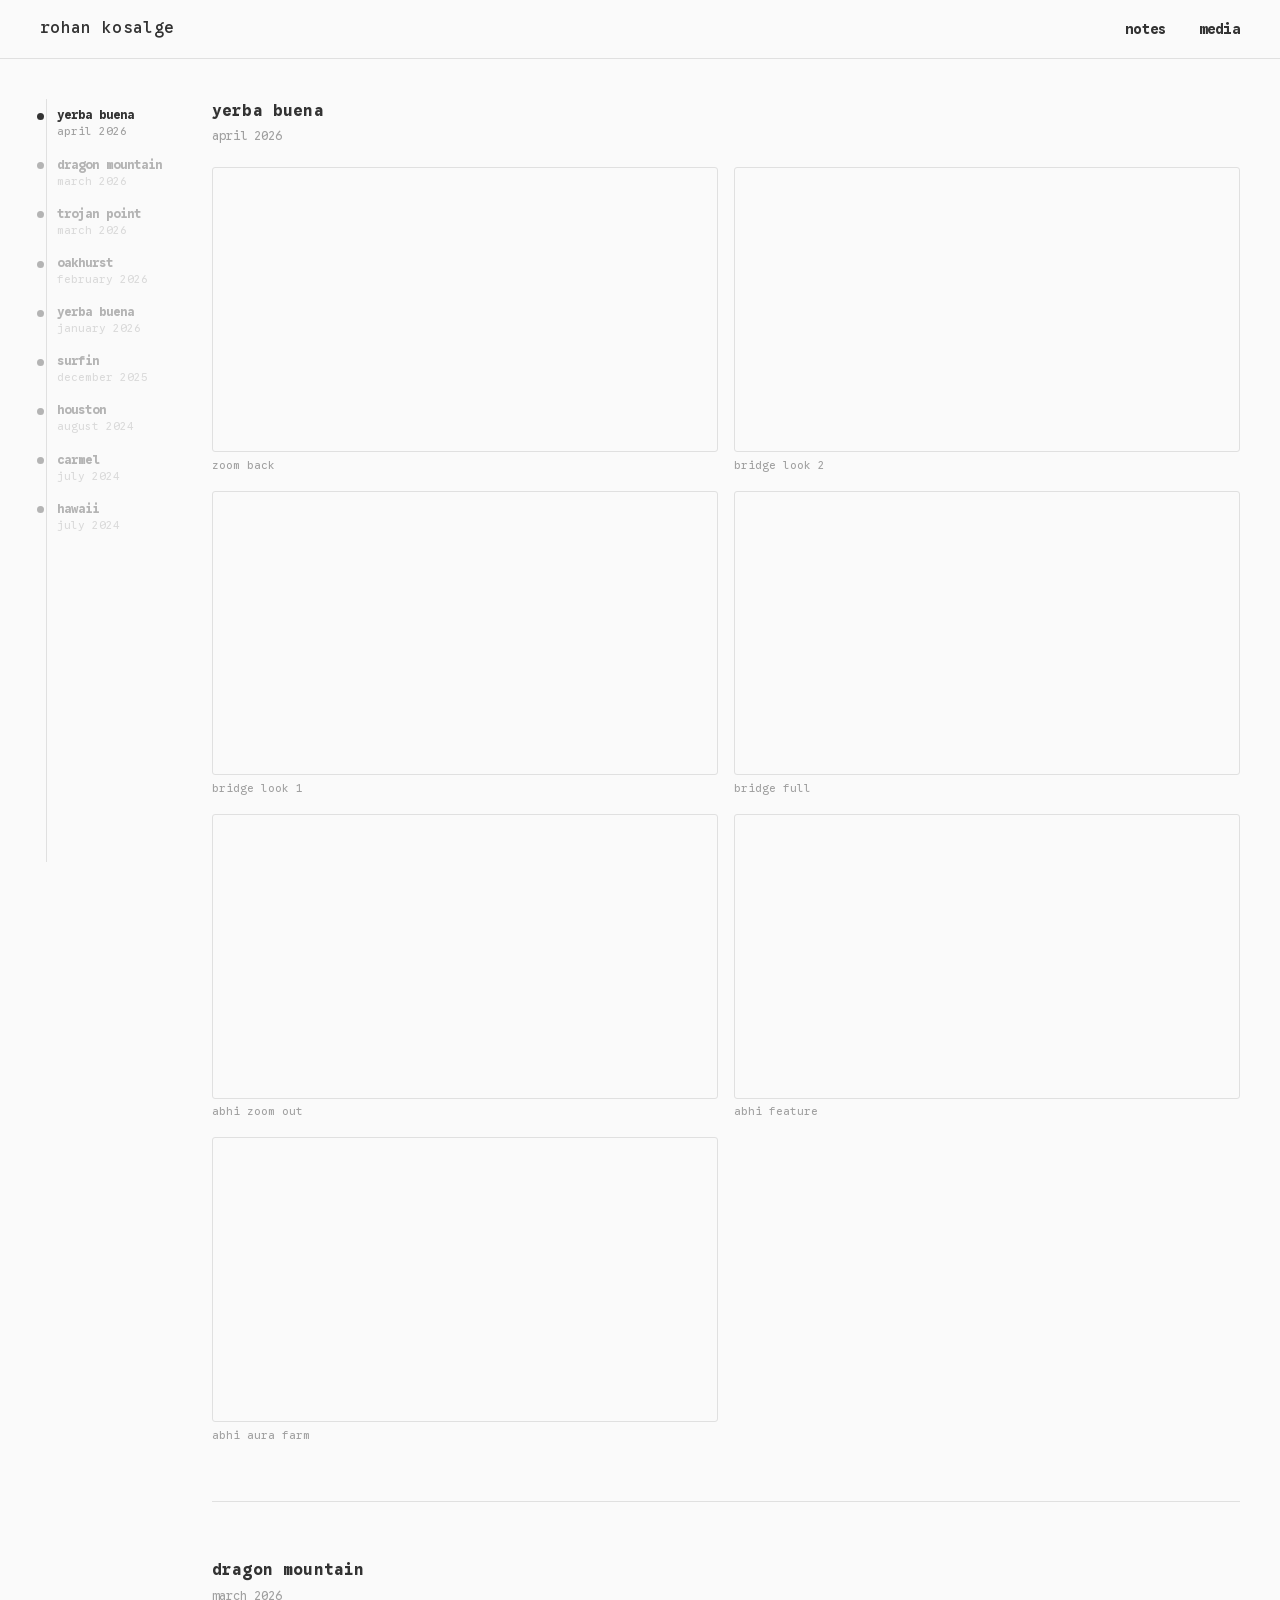
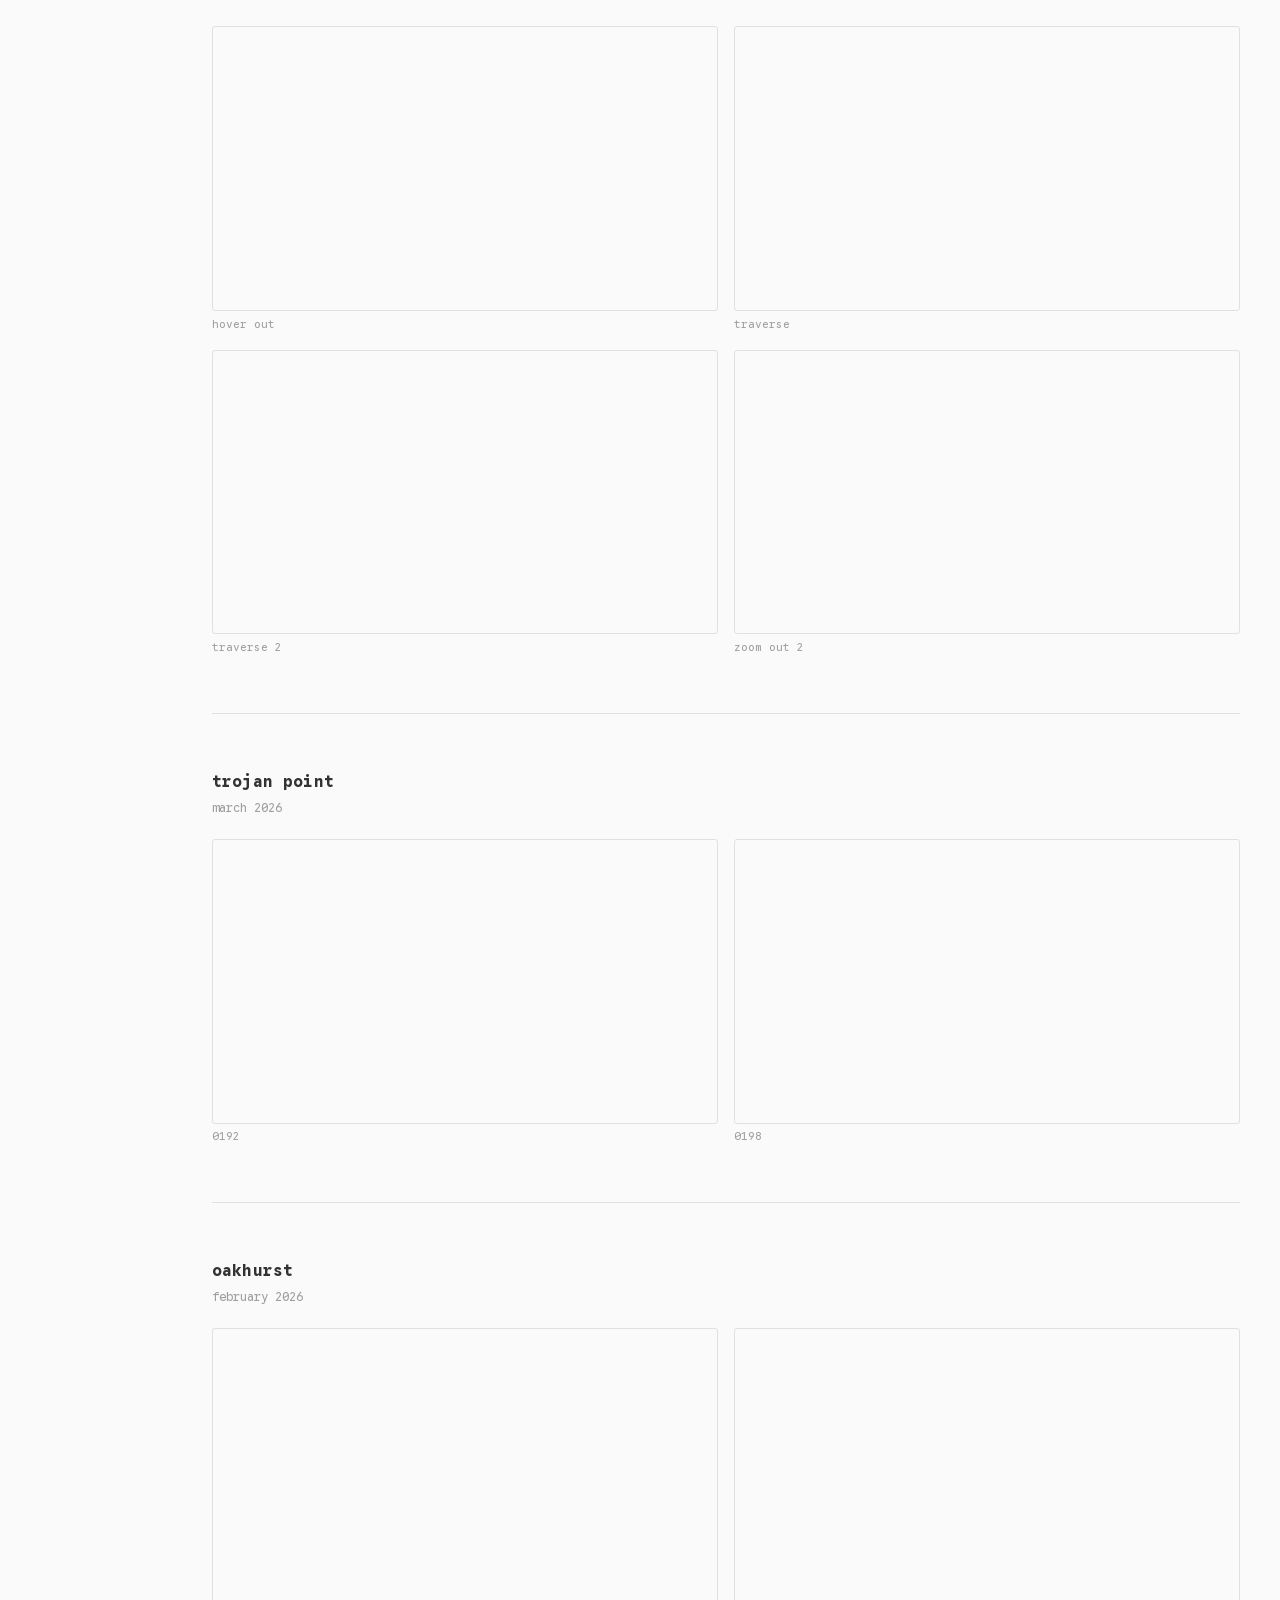
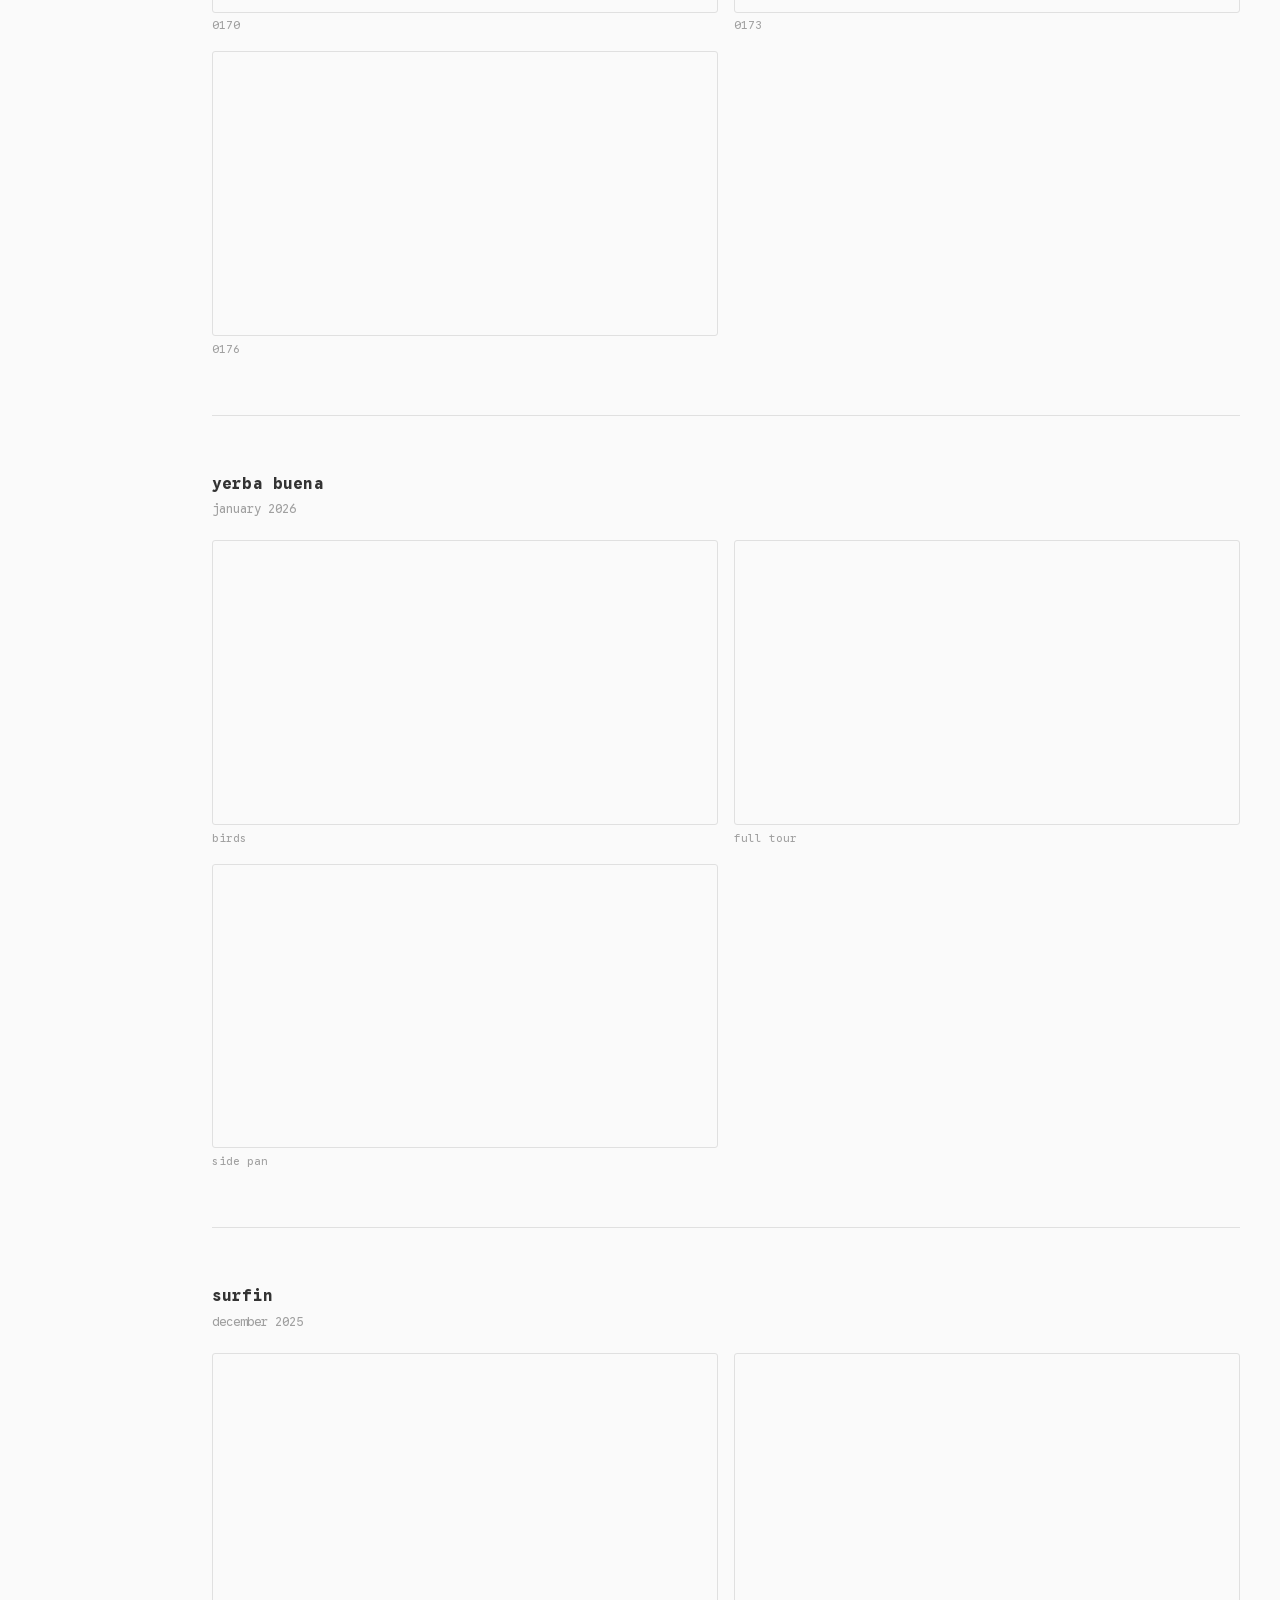
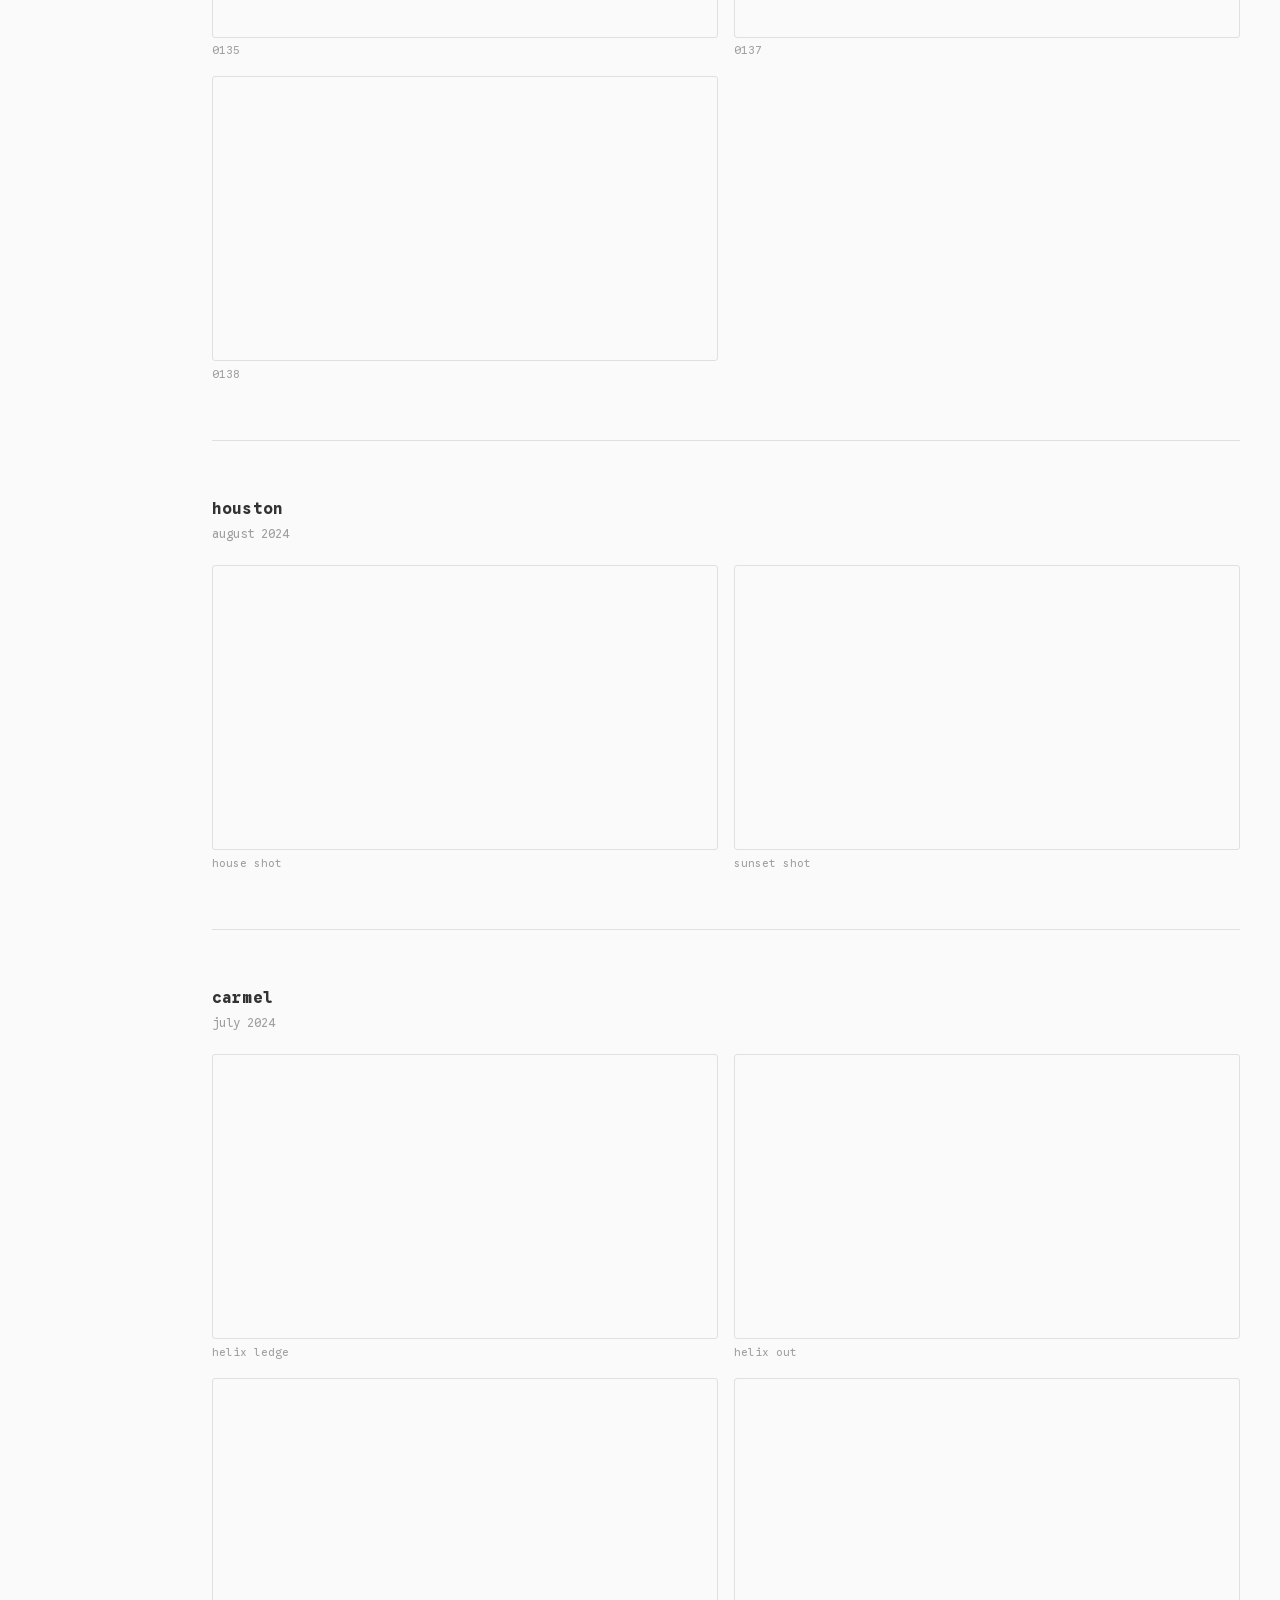
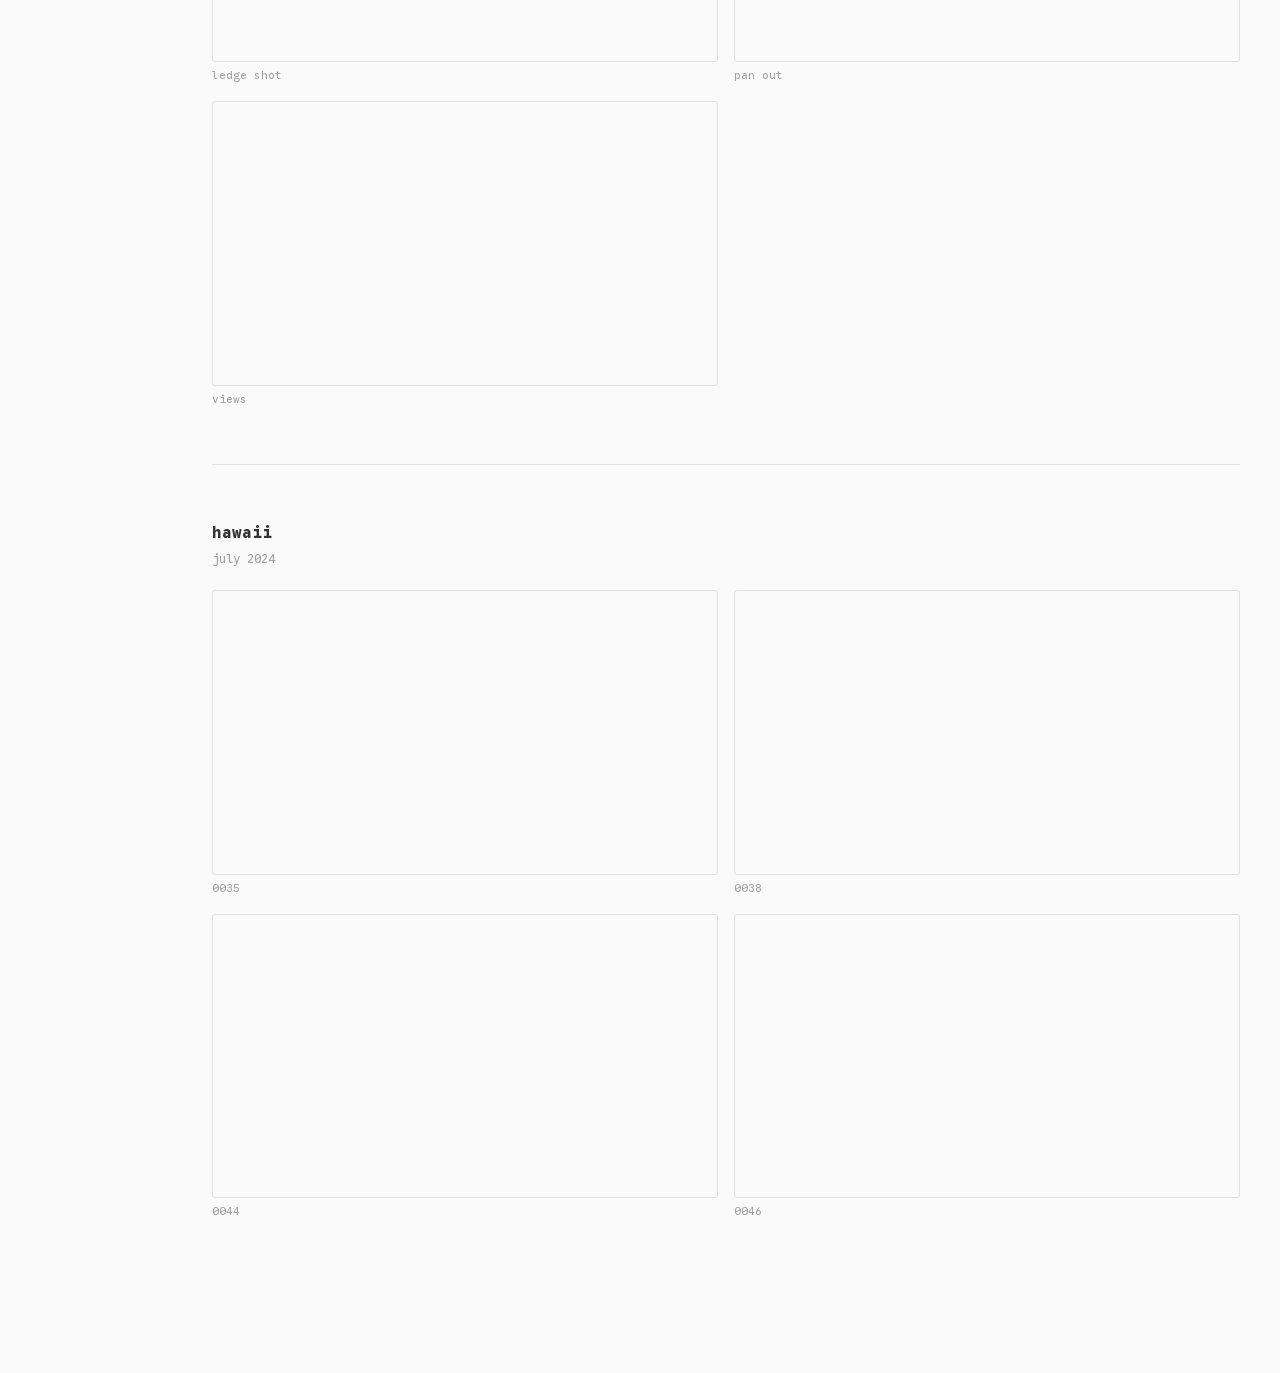
<file: media.html>
<!DOCTYPE html>
<html lang="en">
<head>
  <meta charset="UTF-8" />
  <meta name="viewport" content="width=device-width, initial-scale=1.0" />
  <title>media — rohan kosalge</title>
  <link rel="preconnect" href="https://fonts.googleapis.com" />
  <link rel="preconnect" href="https://fonts.gstatic.com" crossorigin />
  <link href="https://fonts.googleapis.com/css2?family=Google+Sans+Code:ital,wght@0,400;0,500;1,400&display=swap" rel="stylesheet" />
  <link rel="icon" type="image/jpeg" href="monet.jpg" />
  <link rel="stylesheet" href="style.css" />
  <link rel="stylesheet" href="media.css" />
</head>
<body>

  <header class="nav">
    <a href="index.html" class="nav-title" style="font-weight:500;font-size:1rem;letter-spacing:0.02em;">rohan kosalge</a>
    <nav class="nav-links">
      <a href="notes.html">notes</a>
      <a href="media.html">media</a>
    </nav>
  </header>

  <div class="media-page">

    <!-- left timeline nav -->
    <aside class="tl-sidebar">
      <div class="tl-line"></div>
      <nav class="tl-nav">

        <a href="#yerba-buena-apr" class="tl-item">
          <span class="tl-dot"></span>
          <span class="tl-text">
            <span class="tl-location">yerba buena</span>
            <span class="tl-date">april 2026</span>
          </span>
        </a>

        <a href="#dragon-mountain" class="tl-item">
          <span class="tl-dot"></span>
          <span class="tl-text">
            <span class="tl-location">dragon mountain</span>
            <span class="tl-date">march 2026</span>
          </span>
        </a>

        <a href="#trojan-point" class="tl-item">
          <span class="tl-dot"></span>
          <span class="tl-text">
            <span class="tl-location">trojan point</span>
            <span class="tl-date">march 2026</span>
          </span>
        </a>

        <a href="#oakhurst" class="tl-item">
          <span class="tl-dot"></span>
          <span class="tl-text">
            <span class="tl-location">oakhurst</span>
            <span class="tl-date">february 2026</span>
          </span>
        </a>

        <a href="#yerba-buena-jan" class="tl-item">
          <span class="tl-dot"></span>
          <span class="tl-text">
            <span class="tl-location">yerba buena</span>
            <span class="tl-date">january 2026</span>
          </span>
        </a>

        <a href="#surfin" class="tl-item">
          <span class="tl-dot"></span>
          <span class="tl-text">
            <span class="tl-location">surfin</span>
            <span class="tl-date">december 2025</span>
          </span>
        </a>

        <a href="#houston" class="tl-item">
          <span class="tl-dot"></span>
          <span class="tl-text">
            <span class="tl-location">houston</span>
            <span class="tl-date">august 2024</span>
          </span>
        </a>

        <a href="#carmel" class="tl-item">
          <span class="tl-dot"></span>
          <span class="tl-text">
            <span class="tl-location">carmel</span>
            <span class="tl-date">july 2024</span>
          </span>
        </a>

        <a href="#hawaii" class="tl-item">
          <span class="tl-dot"></span>
          <span class="tl-text">
            <span class="tl-location">hawaii</span>
            <span class="tl-date">july 2024</span>
          </span>
        </a>

      </nav>
    </aside>

    <!-- right video content -->
    <main class="media-content">

      <!-- yerba buena april 2026 -->
      <section id="yerba-buena-apr" class="media-section">
        <h2 class="section-location">yerba buena</h2>
        <p class="section-date">april 2026</p>
        <div class="video-grid">
          <div class="video-item"><iframe class="yt-embed" src="https://drive.google.com/file/d/1k_Y_e9bGA4OnGAzZzj-xMERH58OX2DFR/preview" title="zoom back" allowfullscreen loading="lazy"></iframe><span class="video-label">zoom back</span></div>
          <div class="video-item"><iframe class="yt-embed" src="https://drive.google.com/file/d/1_gAurSzLviq_Q2QnVRbQ5HNGWhxLrqsO/preview" title="bridge look 2" allowfullscreen loading="lazy"></iframe><span class="video-label">bridge look 2</span></div>
          <div class="video-item"><iframe class="yt-embed" src="https://drive.google.com/file/d/1NesH3lCg10ABbPLCe8IoUPdpz9wKuHSO/preview" title="bridge look 1" allowfullscreen loading="lazy"></iframe><span class="video-label">bridge look 1</span></div>
          <div class="video-item"><iframe class="yt-embed" src="https://drive.google.com/file/d/1iYroZzod4qxWT-dISKNDg46o3iVaD7Xh/preview" title="bridge full" allowfullscreen loading="lazy"></iframe><span class="video-label">bridge full</span></div>
          <div class="video-item"><iframe class="yt-embed" src="https://drive.google.com/file/d/18LAGXkeLuGAxM93Vz7zANwadywLyI9iM/preview" title="abhi zoom out" allowfullscreen loading="lazy"></iframe><span class="video-label">abhi zoom out</span></div>
          <div class="video-item"><iframe class="yt-embed" src="https://drive.google.com/file/d/1QJj7gxCWex66eN277Z8opTC8RV68yXi4/preview" title="abhi feature" allowfullscreen loading="lazy"></iframe><span class="video-label">abhi feature</span></div>
          <div class="video-item"><iframe class="yt-embed" src="https://drive.google.com/file/d/1tGHHpERUTyO21_K7cQLUZzVfJBK8wo6s/preview" title="abhi aura farm" allowfullscreen loading="lazy"></iframe><span class="video-label">abhi aura farm</span></div>
        </div>
      </section>

      <!-- dragon mountain march 2026 -->
      <section id="dragon-mountain" class="media-section">
        <h2 class="section-location">dragon mountain</h2>
        <p class="section-date">march 2026</p>
        <div class="video-grid">
          <div class="video-item"><iframe class="yt-embed" src="https://drive.google.com/file/d/1C_OC0FRAHCXPKMu2vpp_Lr8Qvrqf-FSb/preview" title="hover out" allowfullscreen loading="lazy"></iframe><span class="video-label">hover out</span></div>
          <div class="video-item"><iframe class="yt-embed" src="https://drive.google.com/file/d/1Qhnl3YHOGMRtsUEOAXMIYbksHU8LAggx/preview" title="traverse" allowfullscreen loading="lazy"></iframe><span class="video-label">traverse</span></div>
          <div class="video-item"><iframe class="yt-embed" src="https://drive.google.com/file/d/1Fshsycv9VEBY5h2LWB3ACs0vGz_m_8e3/preview" title="traverse 2" allowfullscreen loading="lazy"></iframe><span class="video-label">traverse 2</span></div>
          <div class="video-item"><iframe class="yt-embed" src="https://drive.google.com/file/d/1URSn84rEHDSUT_RyQcAXkSf_deGojhlu/preview" title="zoom out 2" allowfullscreen loading="lazy"></iframe><span class="video-label">zoom out 2</span></div>
        </div>
      </section>

      <!-- trojan point march 2026 -->
      <section id="trojan-point" class="media-section">
        <h2 class="section-location">trojan point</h2>
        <p class="section-date">march 2026</p>
        <div class="video-grid">
          <div class="video-item"><iframe class="yt-embed" src="https://drive.google.com/file/d/1xvnlrHaLQ1GOPd7BXiXnncg2JTbZUxTI/preview" title="0192" allowfullscreen loading="lazy"></iframe><span class="video-label">0192</span></div>
          <div class="video-item"><iframe class="yt-embed" src="https://drive.google.com/file/d/10lwZh7Axu3ymk2I5Jhy_Lev0hOv5LnM-/preview" title="0198" allowfullscreen loading="lazy"></iframe><span class="video-label">0198</span></div>
        </div>
      </section>

      <!-- oakhurst february 2026 -->
      <section id="oakhurst" class="media-section">
        <h2 class="section-location">oakhurst</h2>
        <p class="section-date">february 2026</p>
        <div class="video-grid">
          <div class="video-item"><iframe class="yt-embed" src="https://drive.google.com/file/d/1KiJAsmI3x3RyRO4eYIsjb9yrAooUZBtg/preview" title="0170" allowfullscreen loading="lazy"></iframe><span class="video-label">0170</span></div>
          <div class="video-item"><iframe class="yt-embed" src="https://drive.google.com/file/d/1QDX-eWbCZQBK2d7OxMDyP-l7nn7k9r7B/preview" title="0173" allowfullscreen loading="lazy"></iframe><span class="video-label">0173</span></div>
          <div class="video-item"><iframe class="yt-embed" src="https://drive.google.com/file/d/1GzyWphUOHLHQFcKmIjK3npPiaSCW2O9-/preview" title="0176" allowfullscreen loading="lazy"></iframe><span class="video-label">0176</span></div>
        </div>
      </section>

      <!-- yerba buena january 2026 -->
      <section id="yerba-buena-jan" class="media-section">
        <h2 class="section-location">yerba buena</h2>
        <p class="section-date">january 2026</p>
        <div class="video-grid">
          <div class="video-item"><iframe class="yt-embed" src="https://drive.google.com/file/d/1ULYNUXcBonTqk-kp2VPxru-4wGy9CQ_P/preview" title="birds" allowfullscreen loading="lazy"></iframe><span class="video-label">birds</span></div>
          <div class="video-item"><iframe class="yt-embed" src="https://drive.google.com/file/d/16_1SVF2elUNDvyjUddbCM_MUvXGq2R9t/preview" title="full tour" allowfullscreen loading="lazy"></iframe><span class="video-label">full tour</span></div>
          <div class="video-item"><iframe class="yt-embed" src="https://drive.google.com/file/d/1u4_97N9WSho4TxWySk8-6pqrQJQxMHR7/preview" title="side pan" allowfullscreen loading="lazy"></iframe><span class="video-label">side pan</span></div>
        </div>
      </section>

      <!-- surfin december 2025 -->
      <section id="surfin" class="media-section">
        <h2 class="section-location">surfin</h2>
        <p class="section-date">december 2025</p>
        <div class="video-grid">
          <div class="video-item"><iframe class="yt-embed" src="https://drive.google.com/file/d/1ZT4x03MuX3WoeW38gqcAPemndCspGG46/preview" title="0135" allowfullscreen loading="lazy"></iframe><span class="video-label">0135</span></div>
          <div class="video-item"><iframe class="yt-embed" src="https://drive.google.com/file/d/1rsCz2mXyiZaueL12SGaYsA2pblkjhn3H/preview" title="0137" allowfullscreen loading="lazy"></iframe><span class="video-label">0137</span></div>
          <div class="video-item"><iframe class="yt-embed" src="https://drive.google.com/file/d/1rILUL8wbyE9G8p0pO5aye15HjQAQk-Pc/preview" title="0138" allowfullscreen loading="lazy"></iframe><span class="video-label">0138</span></div>
        </div>
      </section>

      <!-- houston august 2024 -->
      <section id="houston" class="media-section">
        <h2 class="section-location">houston</h2>
        <p class="section-date">august 2024</p>
        <div class="video-grid">
          <div class="video-item"><iframe class="yt-embed" src="https://drive.google.com/file/d/16ZNT649h30J-F-buDgIvbOVpLxdFxYkt/preview" title="house shot" allowfullscreen loading="lazy"></iframe><span class="video-label">house shot</span></div>
          <div class="video-item"><iframe class="yt-embed" src="https://drive.google.com/file/d/1BqJb26blCps6NB3TWaBmaNkJLWuw2aXn/preview" title="sunset shot" allowfullscreen loading="lazy"></iframe><span class="video-label">sunset shot</span></div>
        </div>
      </section>

      <!-- carmel july 2024 -->
      <section id="carmel" class="media-section">
        <h2 class="section-location">carmel</h2>
        <p class="section-date">july 2024</p>
        <div class="video-grid">
          <div class="video-item"><iframe class="yt-embed" src="https://drive.google.com/file/d/1FXWK8WsAxFPoX__IM5E-7_EltjWTpOpi/preview" title="helix ledge" allowfullscreen loading="lazy"></iframe><span class="video-label">helix ledge</span></div>
          <div class="video-item"><iframe class="yt-embed" src="https://drive.google.com/file/d/1N0QYz4Q97loR9JmEFb-u_B7avtF0tH6-/preview" title="helix out" allowfullscreen loading="lazy"></iframe><span class="video-label">helix out</span></div>
          <div class="video-item"><iframe class="yt-embed" src="https://drive.google.com/file/d/1ZNQTXvY1nWhLen6Hi_R9_WmtVX_9RSwu/preview" title="ledge shot" allowfullscreen loading="lazy"></iframe><span class="video-label">ledge shot</span></div>
          <div class="video-item"><iframe class="yt-embed" src="https://drive.google.com/file/d/1F2O8xmAdDdbASed3NcDepnGXcTf4icwS/preview" title="pan out" allowfullscreen loading="lazy"></iframe><span class="video-label">pan out</span></div>
          <div class="video-item"><iframe class="yt-embed" src="https://drive.google.com/file/d/1c8JmxjhrGhi9SE446u3wyQL6HmaU0t5x/preview" title="views" allowfullscreen loading="lazy"></iframe><span class="video-label">views</span></div>
        </div>
      </section>

      <!-- hawaii july 2024 -->
      <section id="hawaii" class="media-section">
        <h2 class="section-location">hawaii</h2>
        <p class="section-date">july 2024</p>
        <div class="video-grid">
          <div class="video-item"><iframe class="yt-embed" src="https://drive.google.com/file/d/1jRdGDN7190R5JRSmLKAGIhLbdunZY4up/preview" title="0035" allowfullscreen loading="lazy"></iframe><span class="video-label">0035</span></div>
          <div class="video-item"><iframe class="yt-embed" src="https://drive.google.com/file/d/1J6bf8LWFcC_6TXNjzvx6bGNNhfD04gCU/preview" title="0038" allowfullscreen loading="lazy"></iframe><span class="video-label">0038</span></div>
          <div class="video-item"><iframe class="yt-embed" src="https://drive.google.com/file/d/11_KwFoBOEUKCS6-LLY1Uo2OYNdU9NNeG/preview" title="0044" allowfullscreen loading="lazy"></iframe><span class="video-label">0044</span></div>
          <div class="video-item"><iframe class="yt-embed" src="https://drive.google.com/file/d/1unKYNWPFi43Y7FyyQsSqFXbSzgJgnAIh/preview" title="0046" allowfullscreen loading="lazy"></iframe><span class="video-label">0046</span></div>
        </div>
      </section>

    </main>
  </div>

  <script>
    const sections = document.querySelectorAll('.media-section[id]');
    const navLinks = document.querySelectorAll('.tl-nav .tl-item');

    function getActiveSection() {
      const triggerPoint = window.scrollY + window.innerHeight * 0.3;
      let activeId = sections[0]?.id;
      sections.forEach(section => {
        if (section.offsetTop <= triggerPoint) activeId = section.id;
      });
      return activeId;
    }

    function updateNav() {
      const activeId = getActiveSection();
      navLinks.forEach(link => {
        link.classList.toggle('tl-active', link.getAttribute('href') === '#' + activeId);
      });
    }

    window.addEventListener('scroll', updateNav, { passive: true });
    updateNav();
  </script>
</body>
</html>
</file>
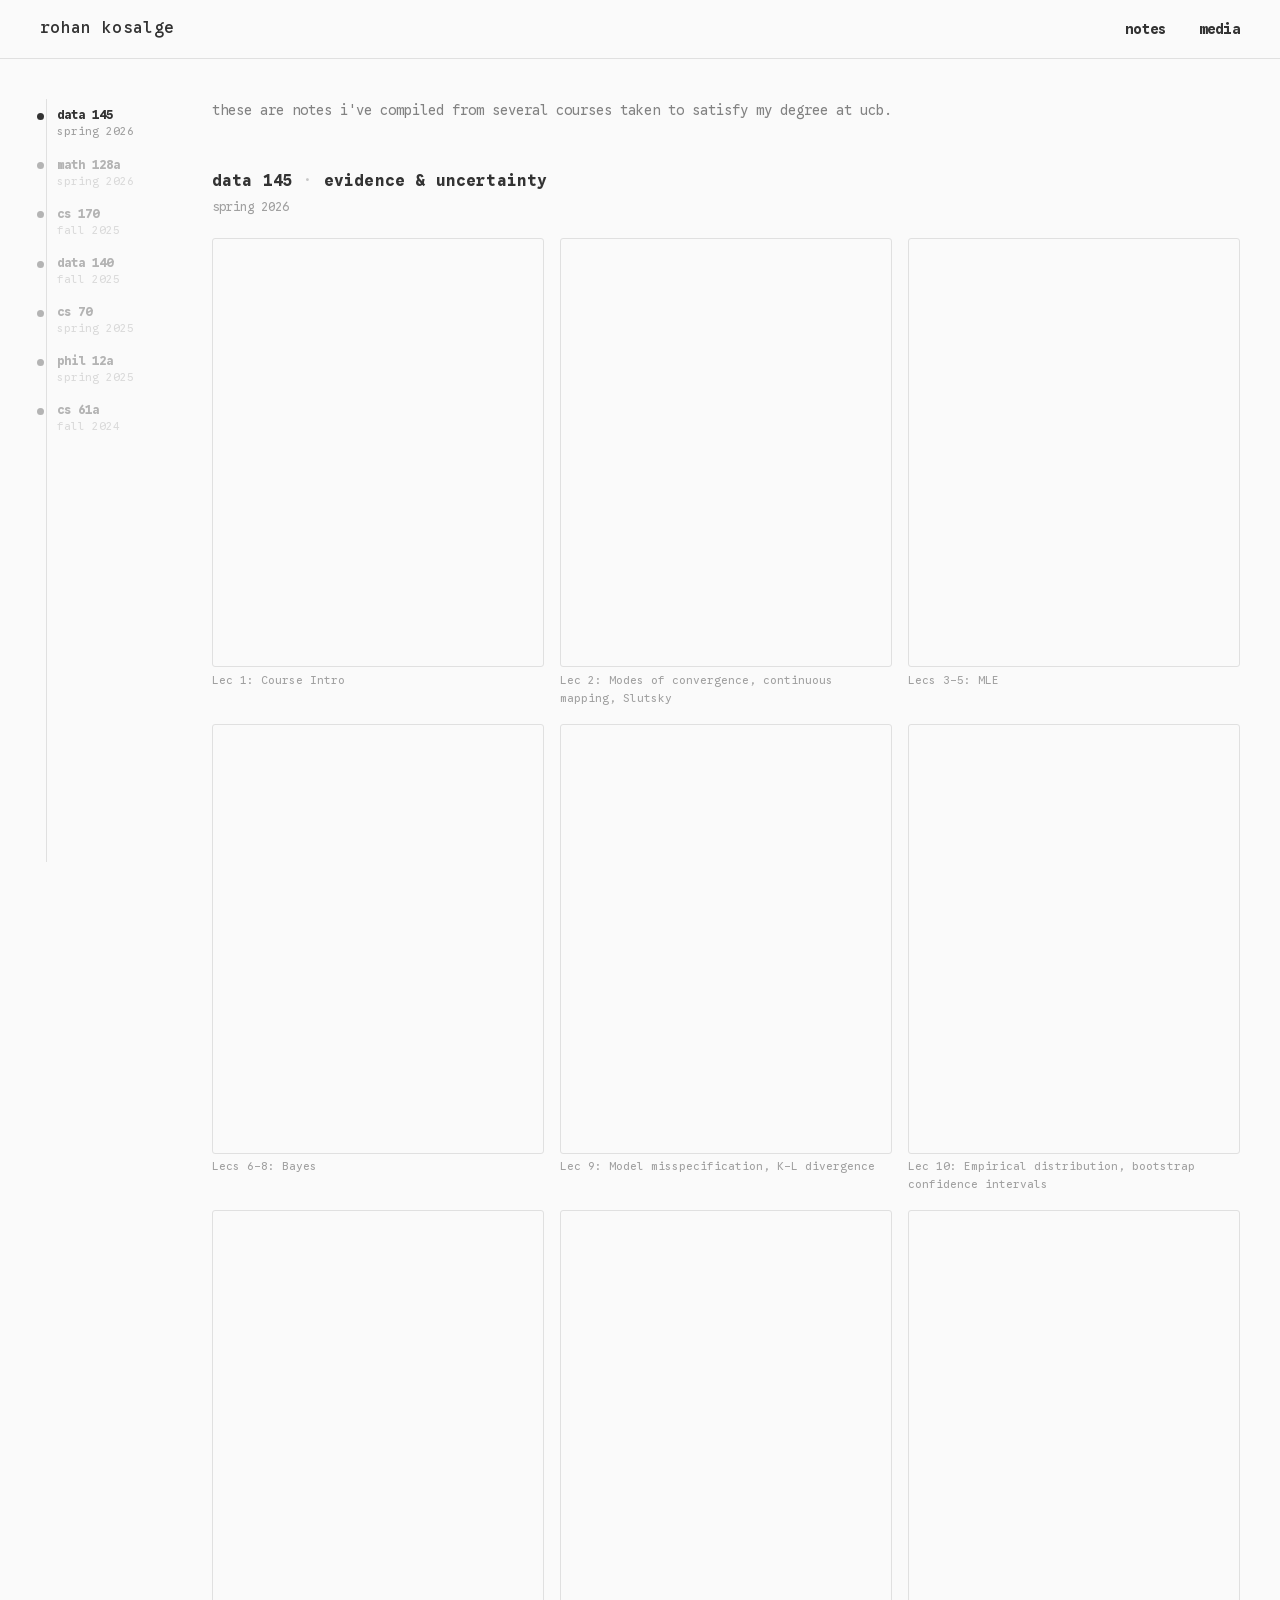
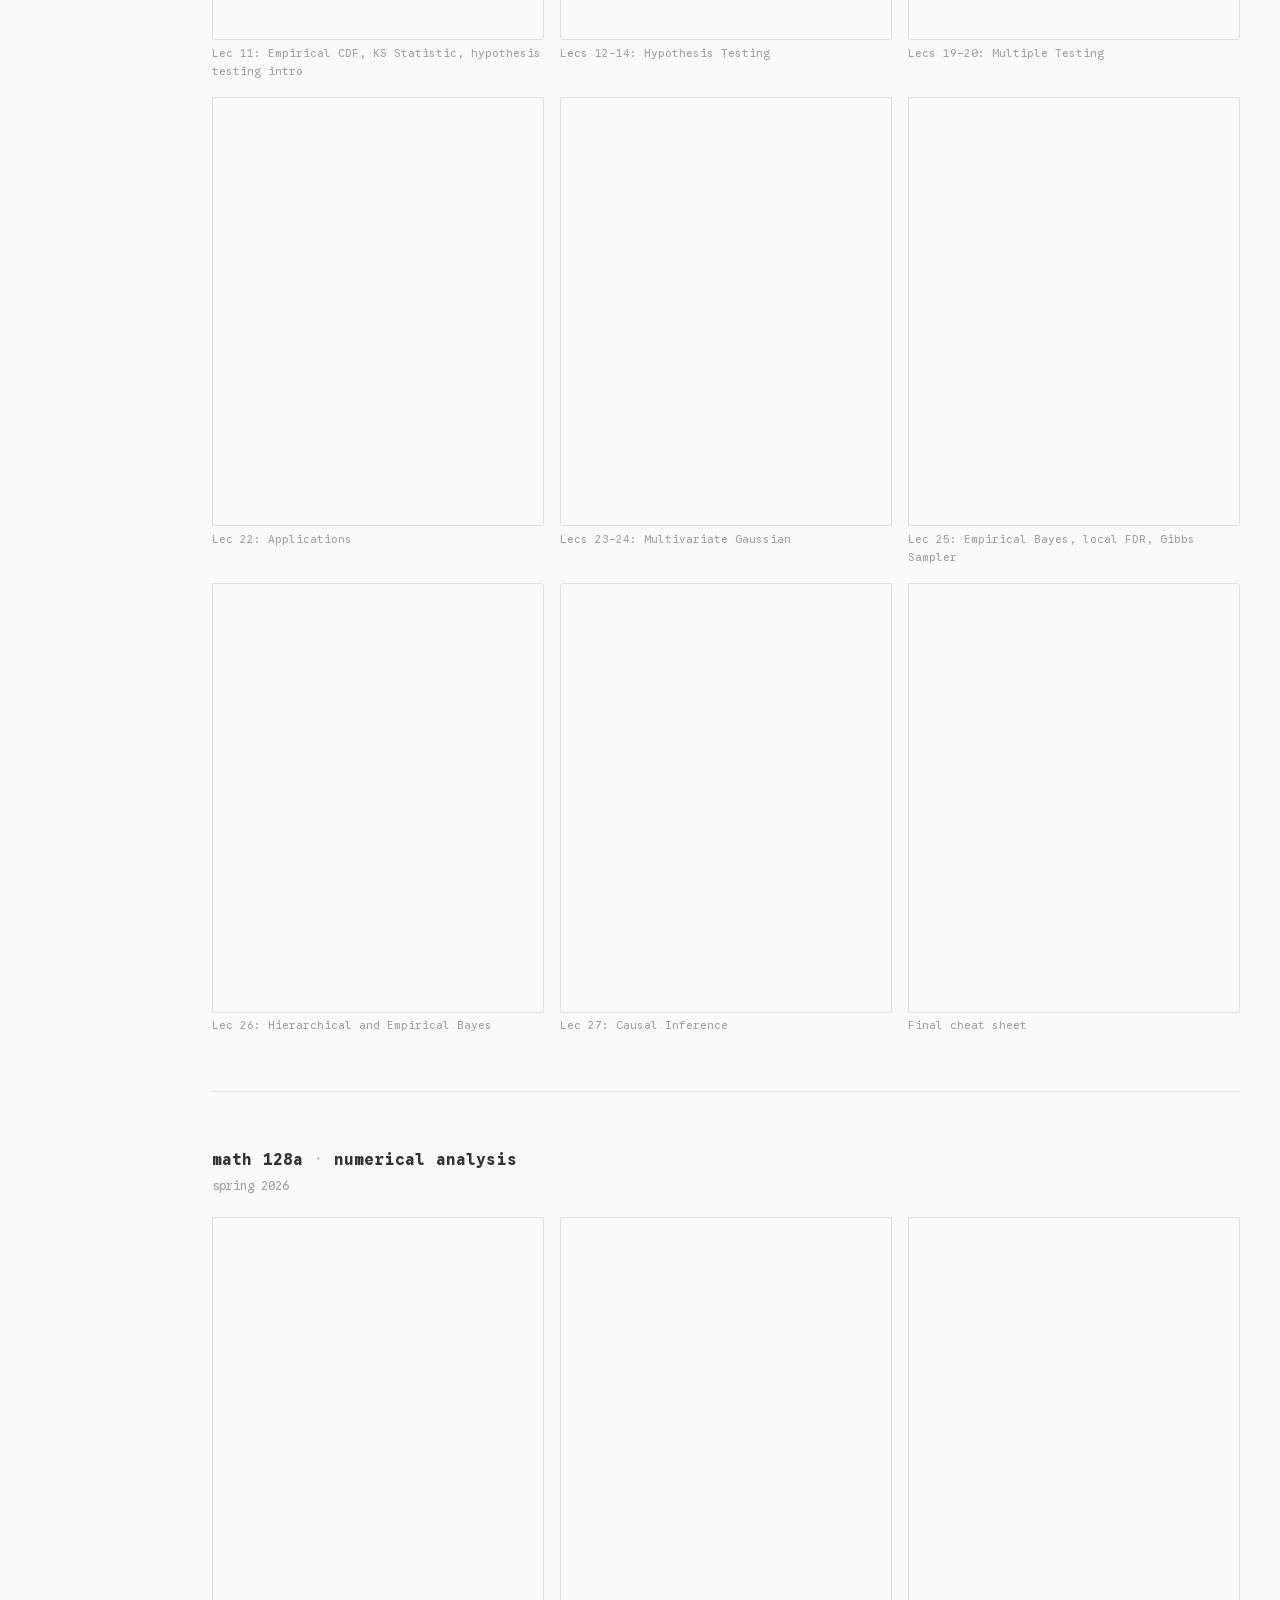
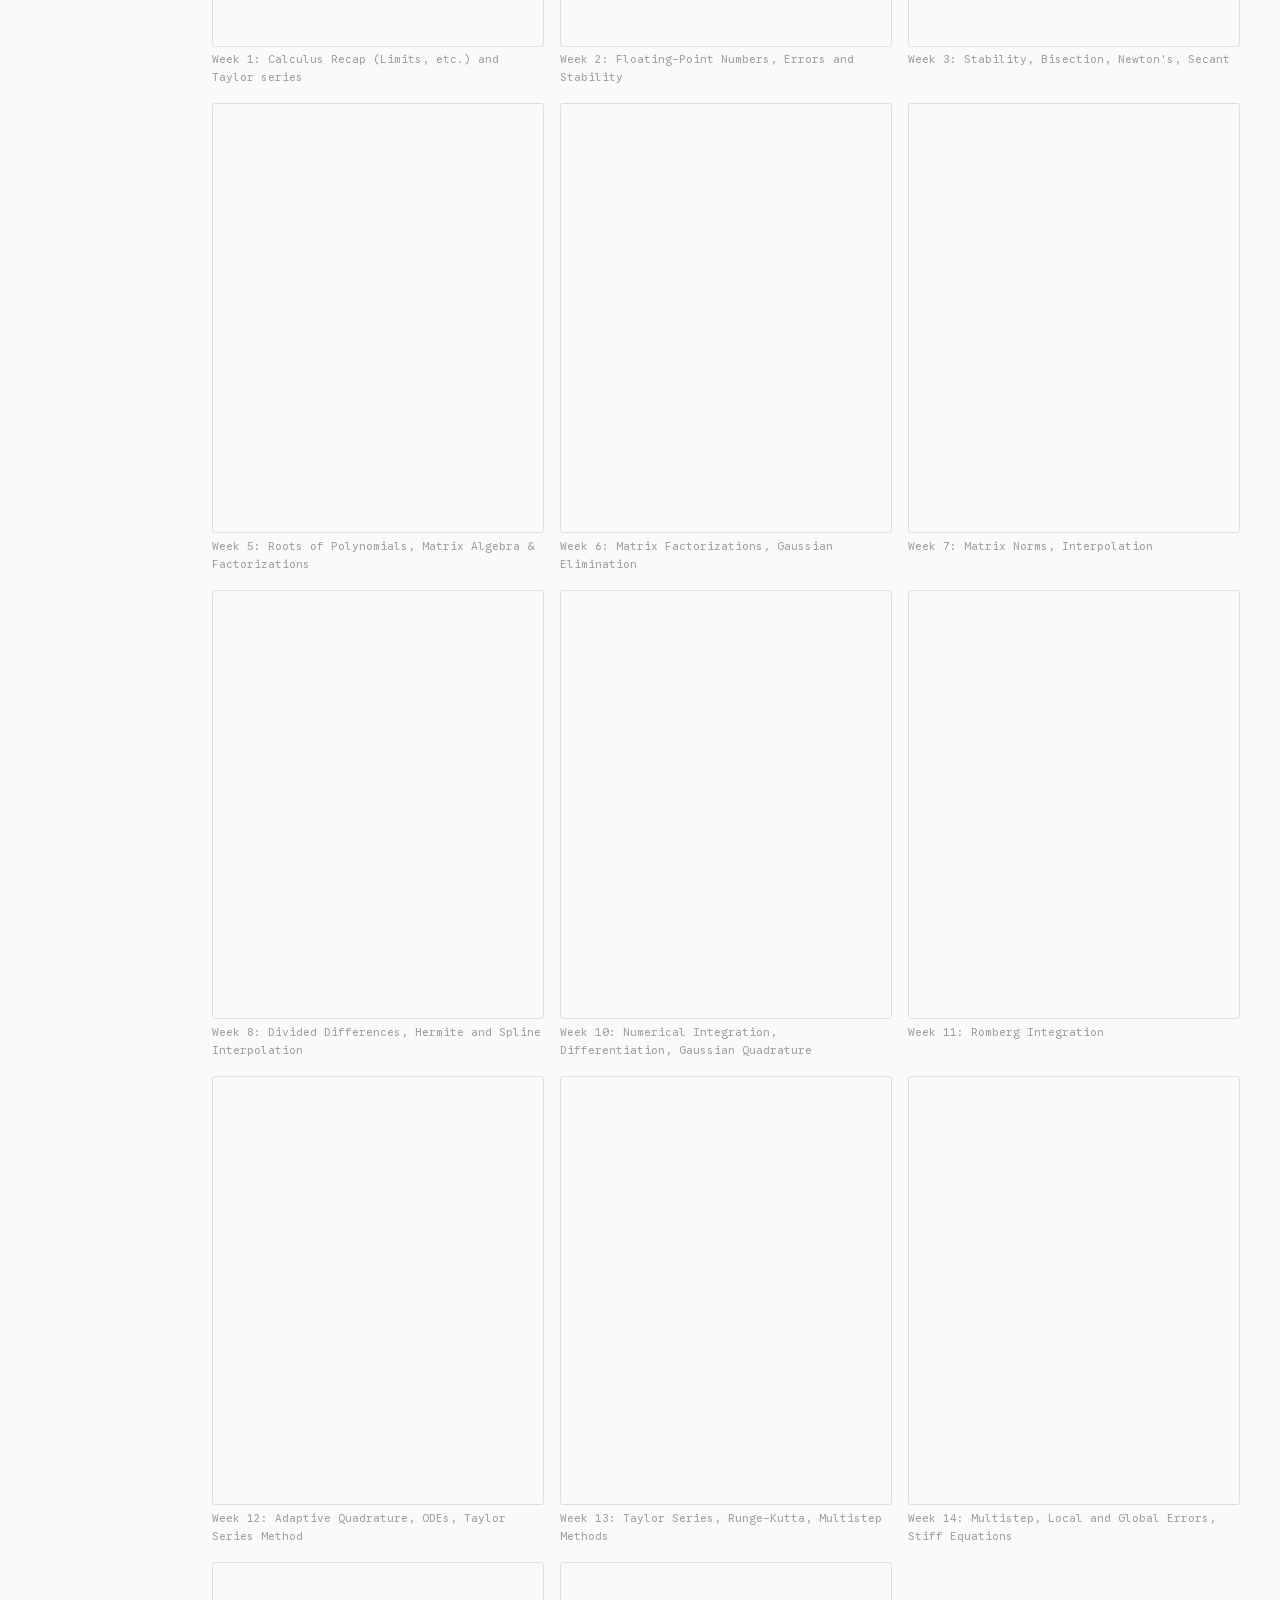
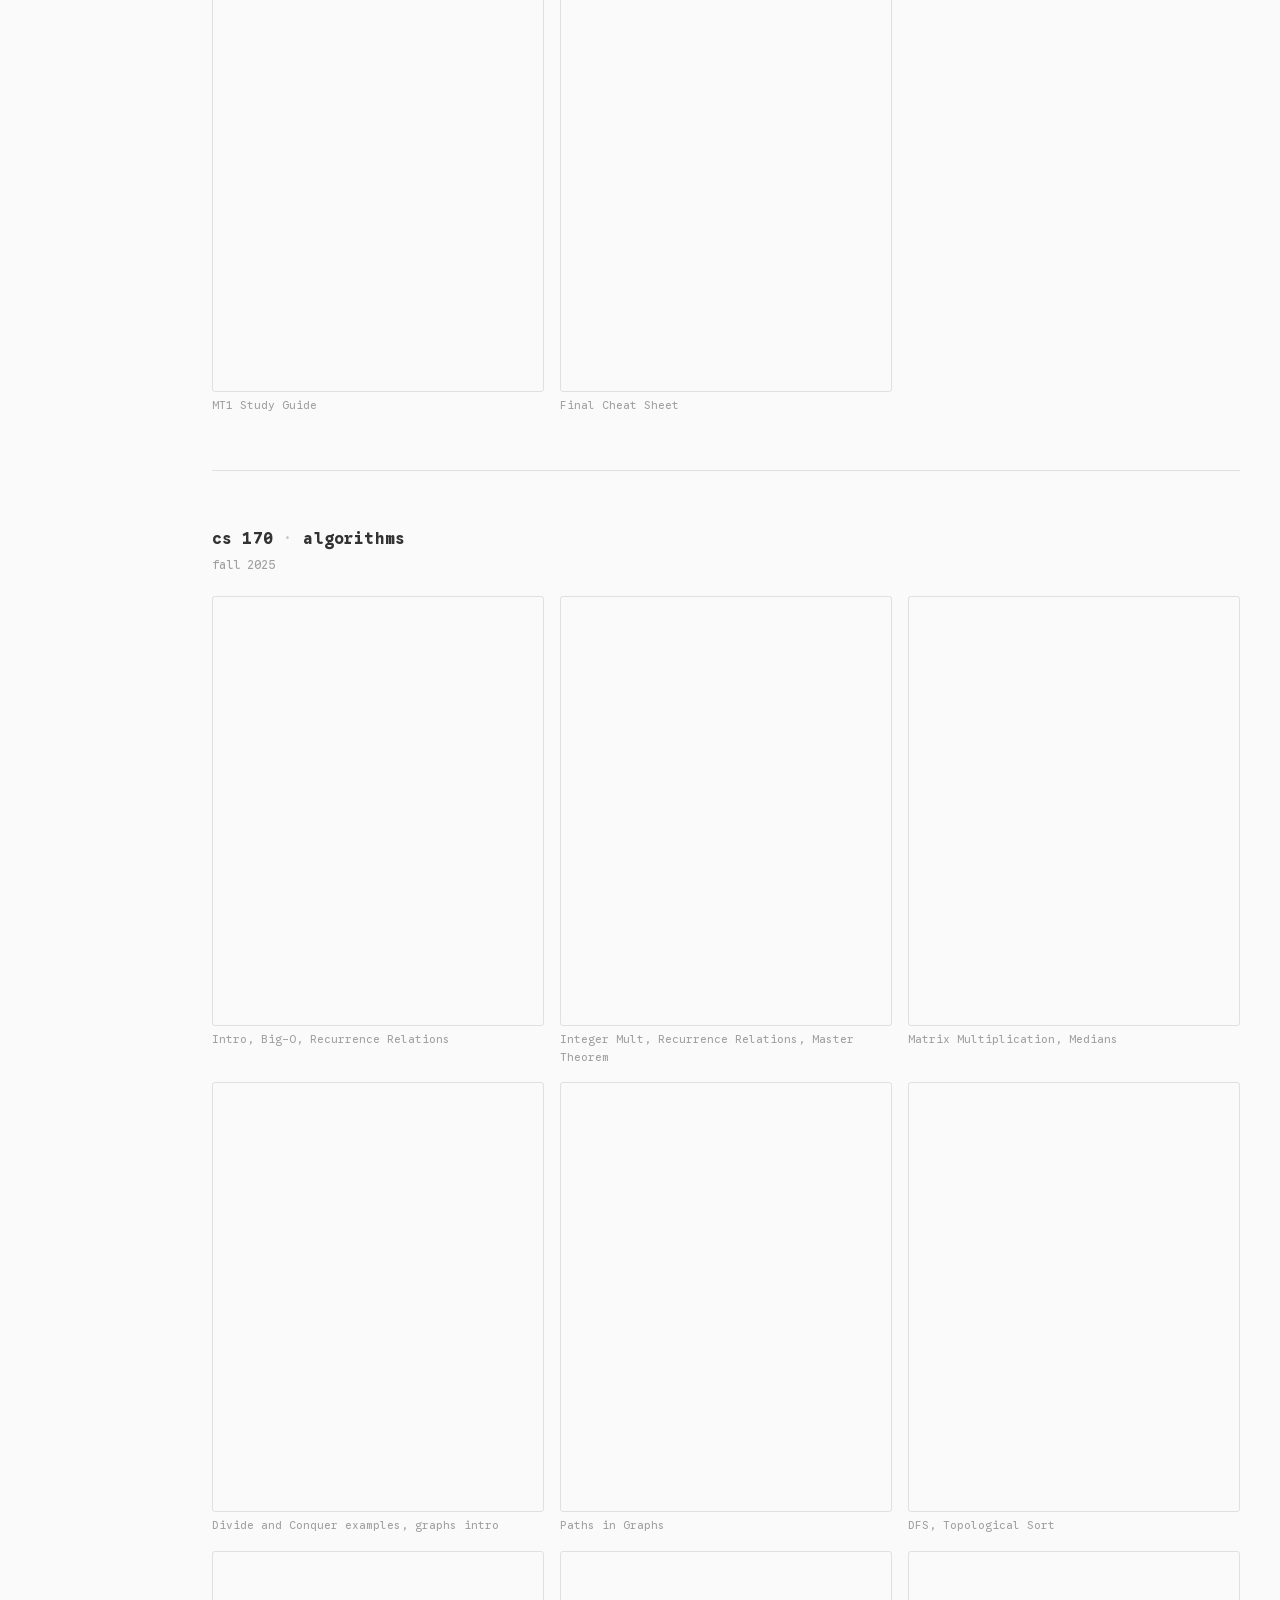
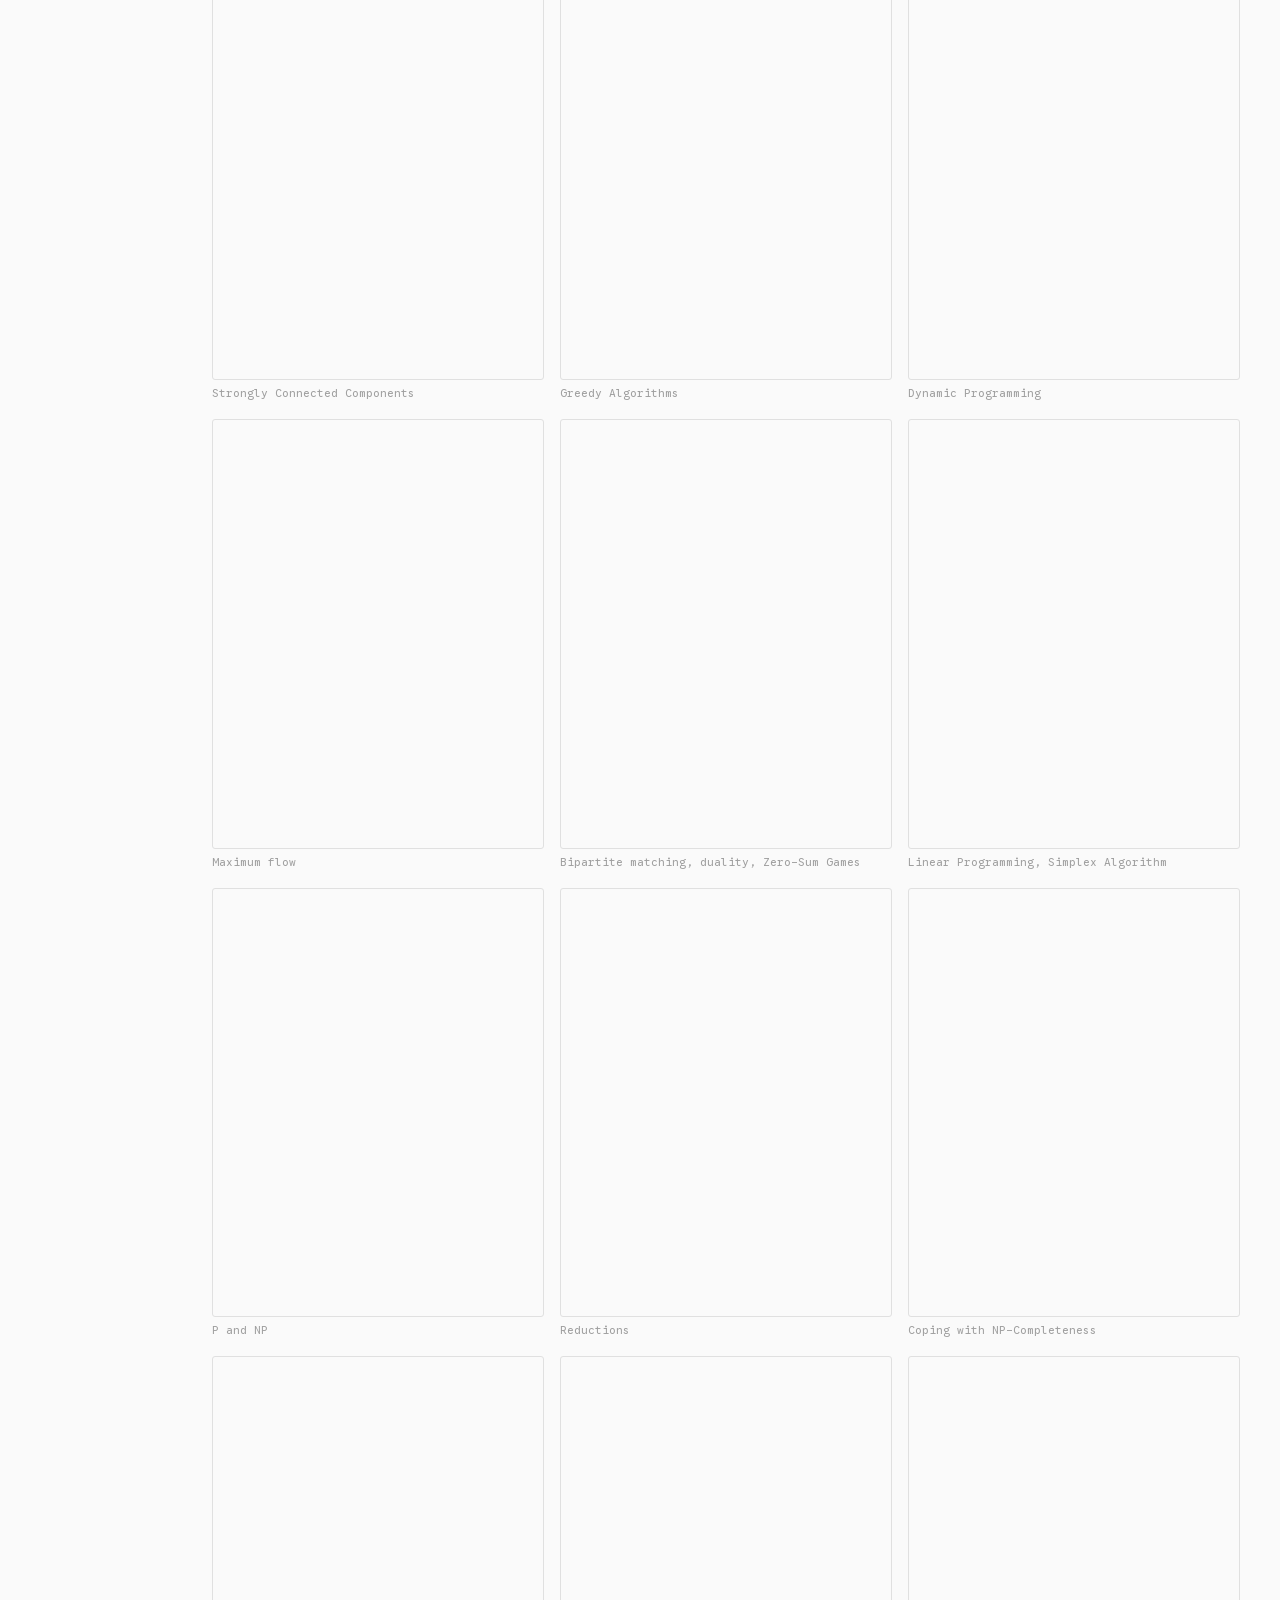
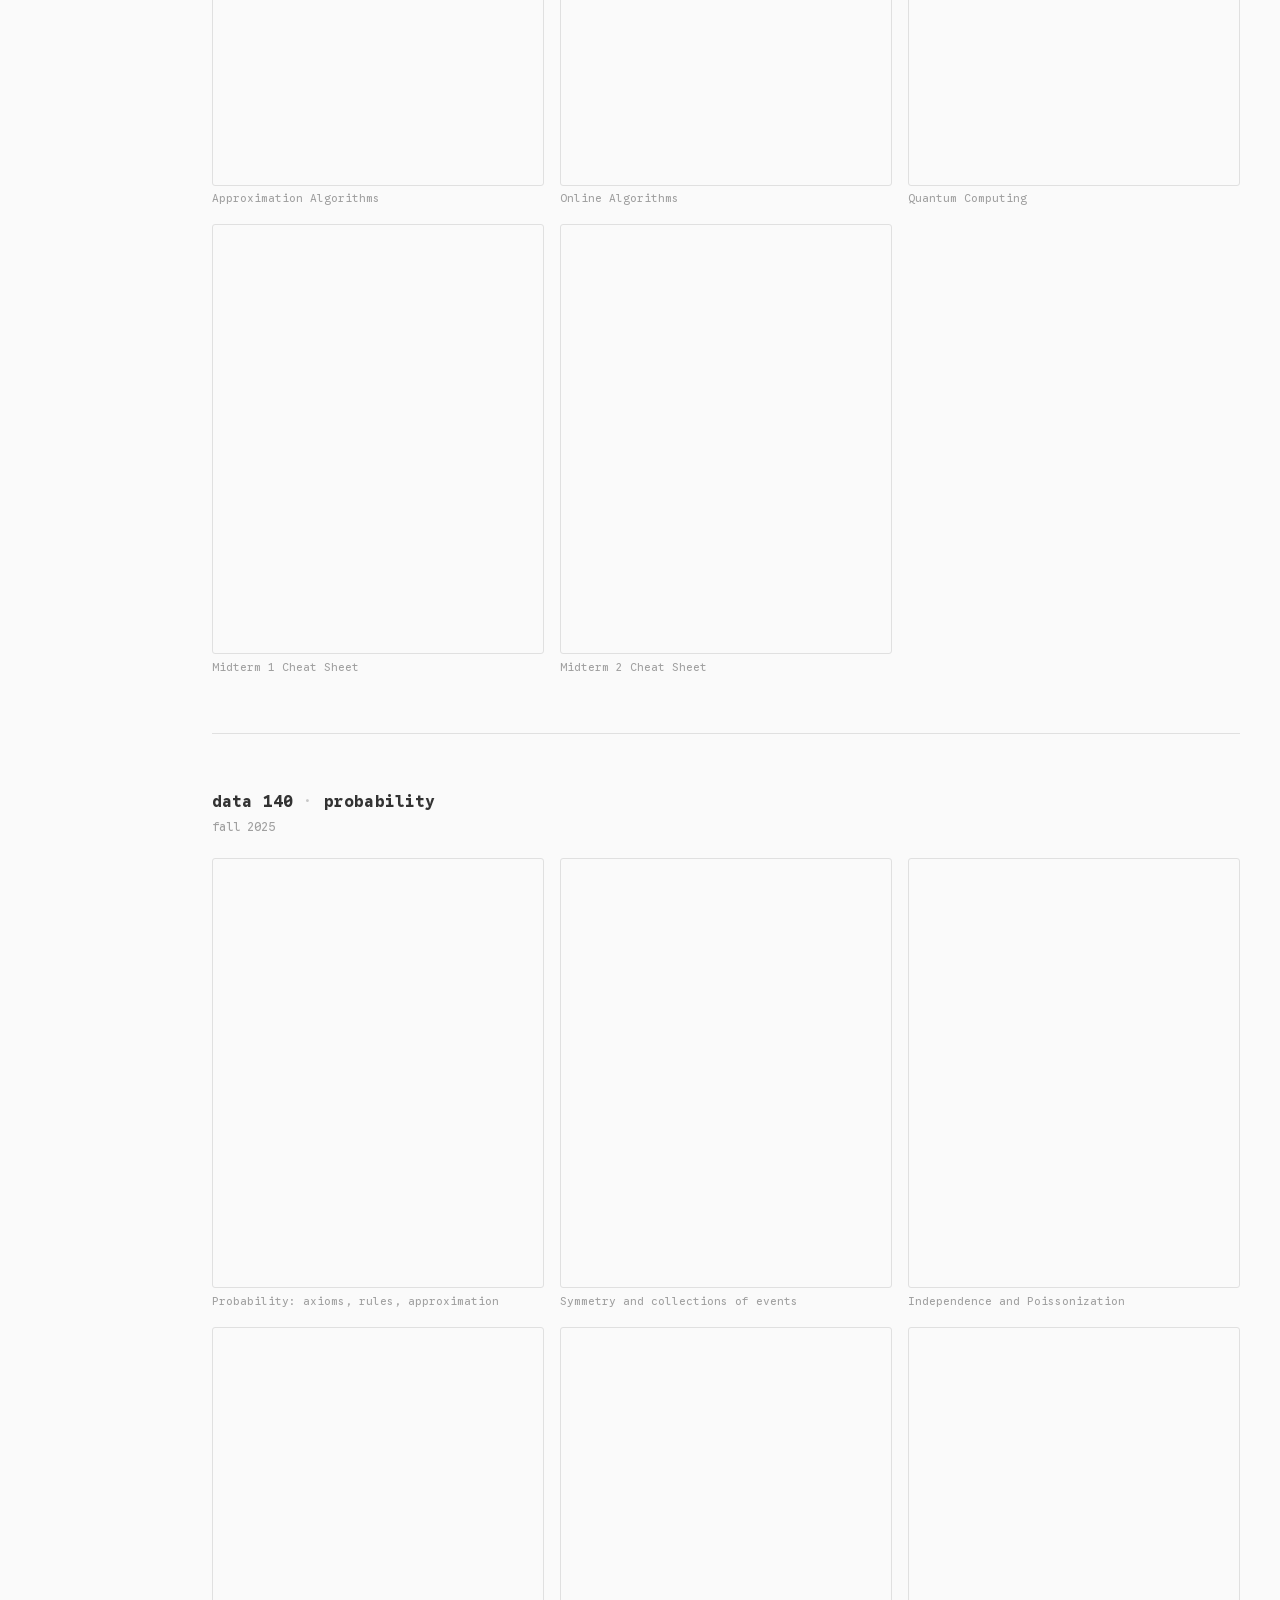
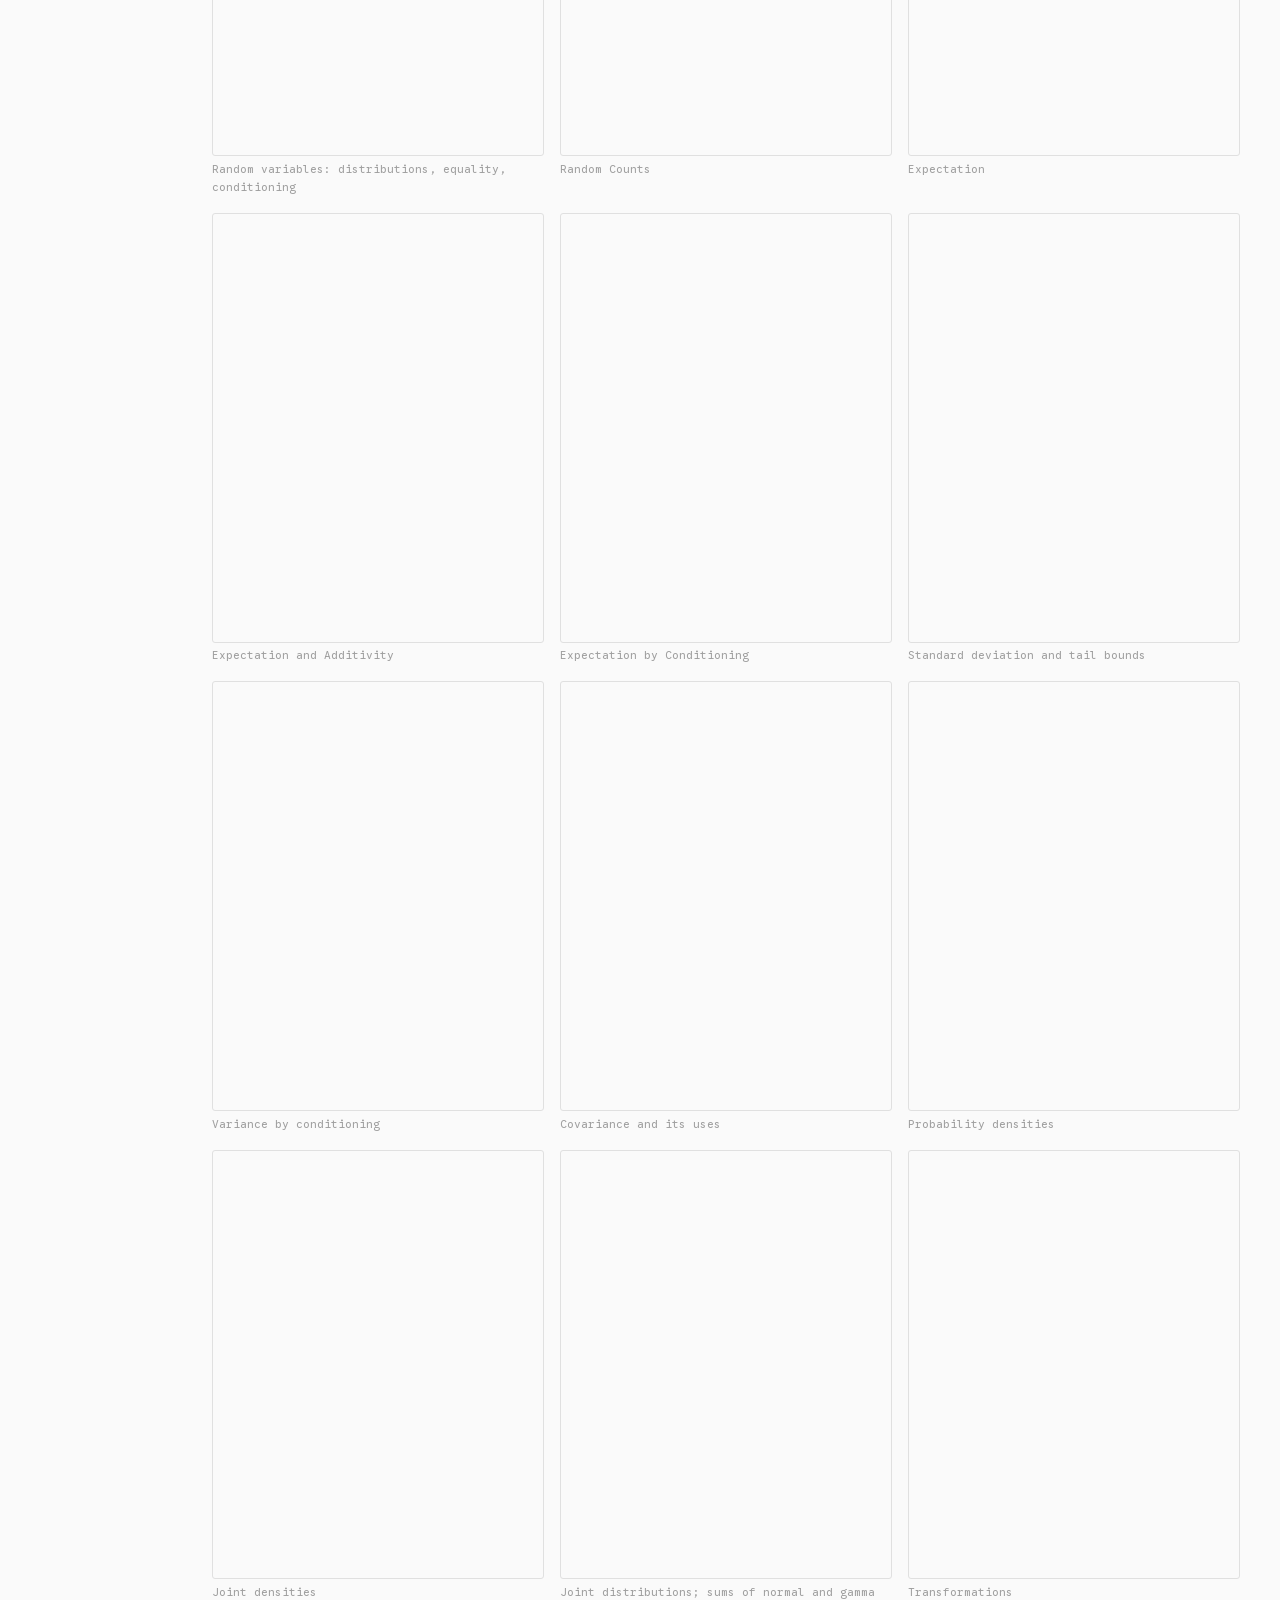
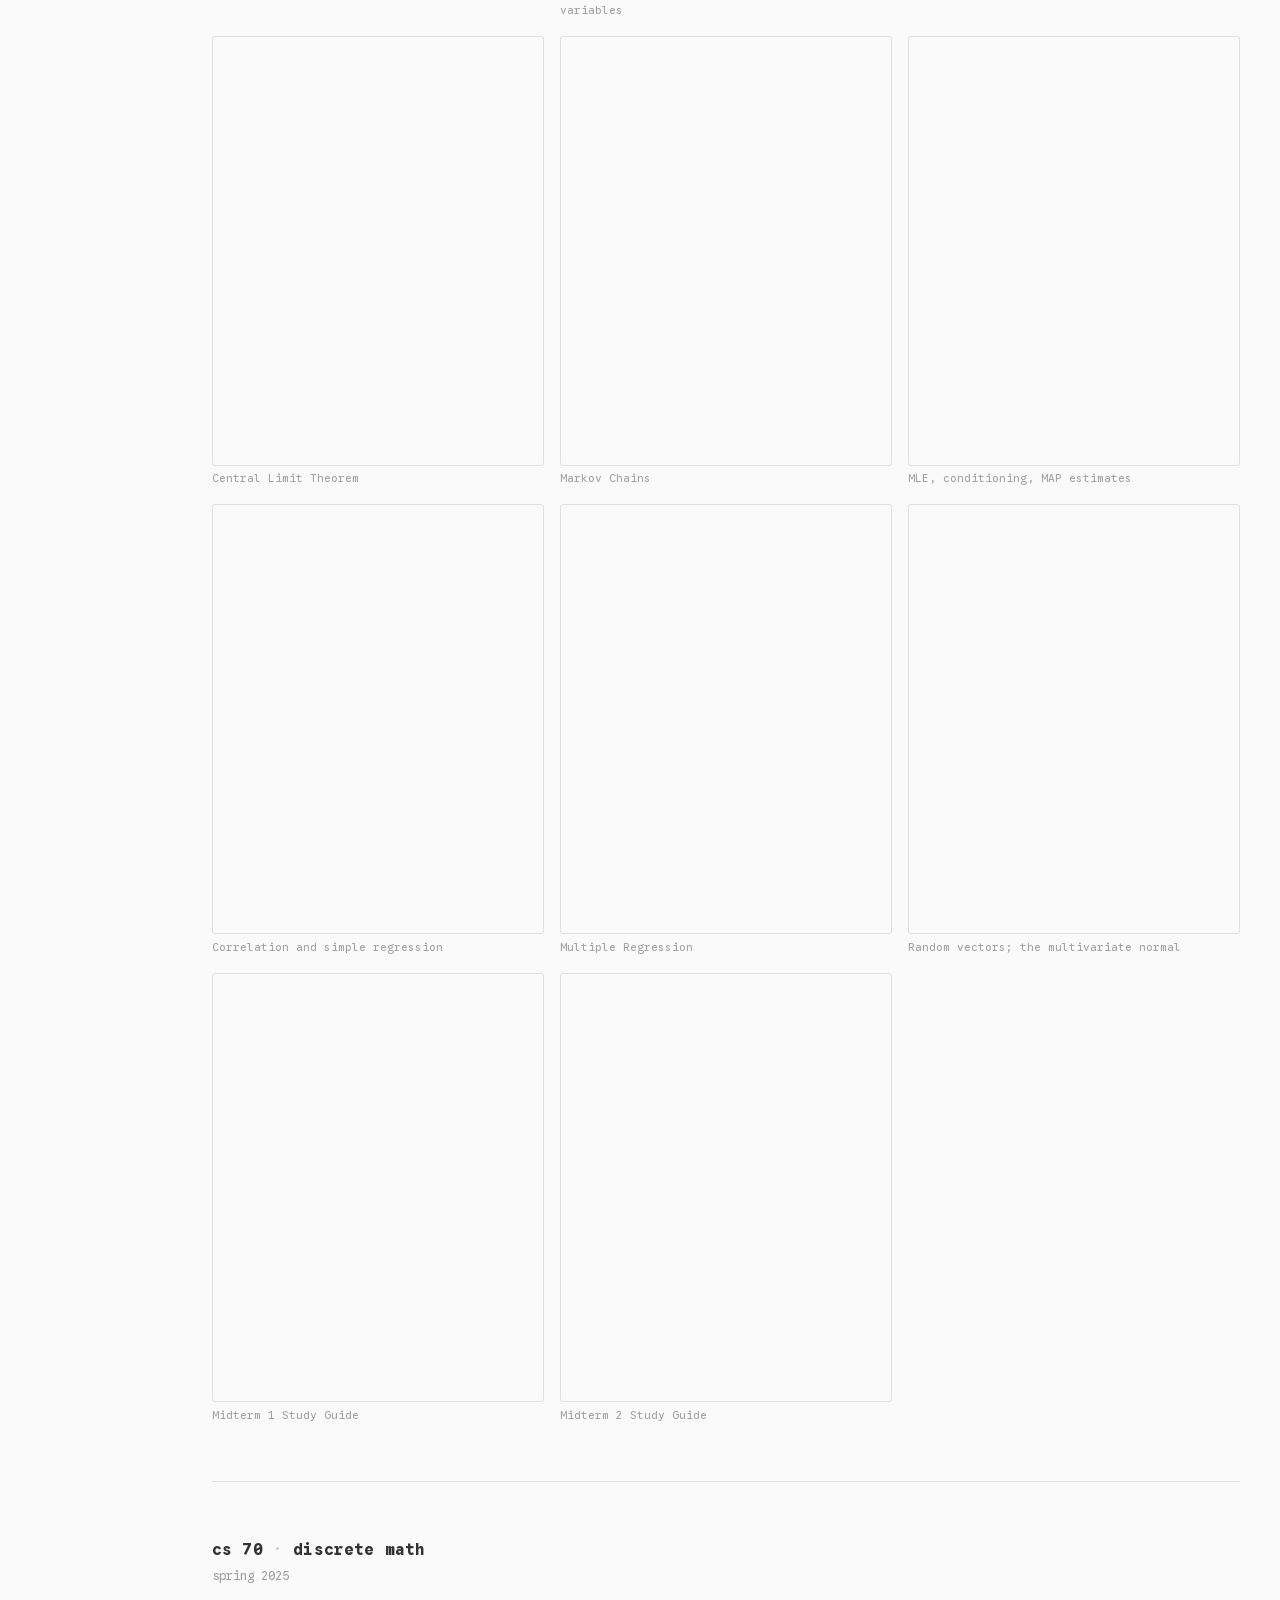
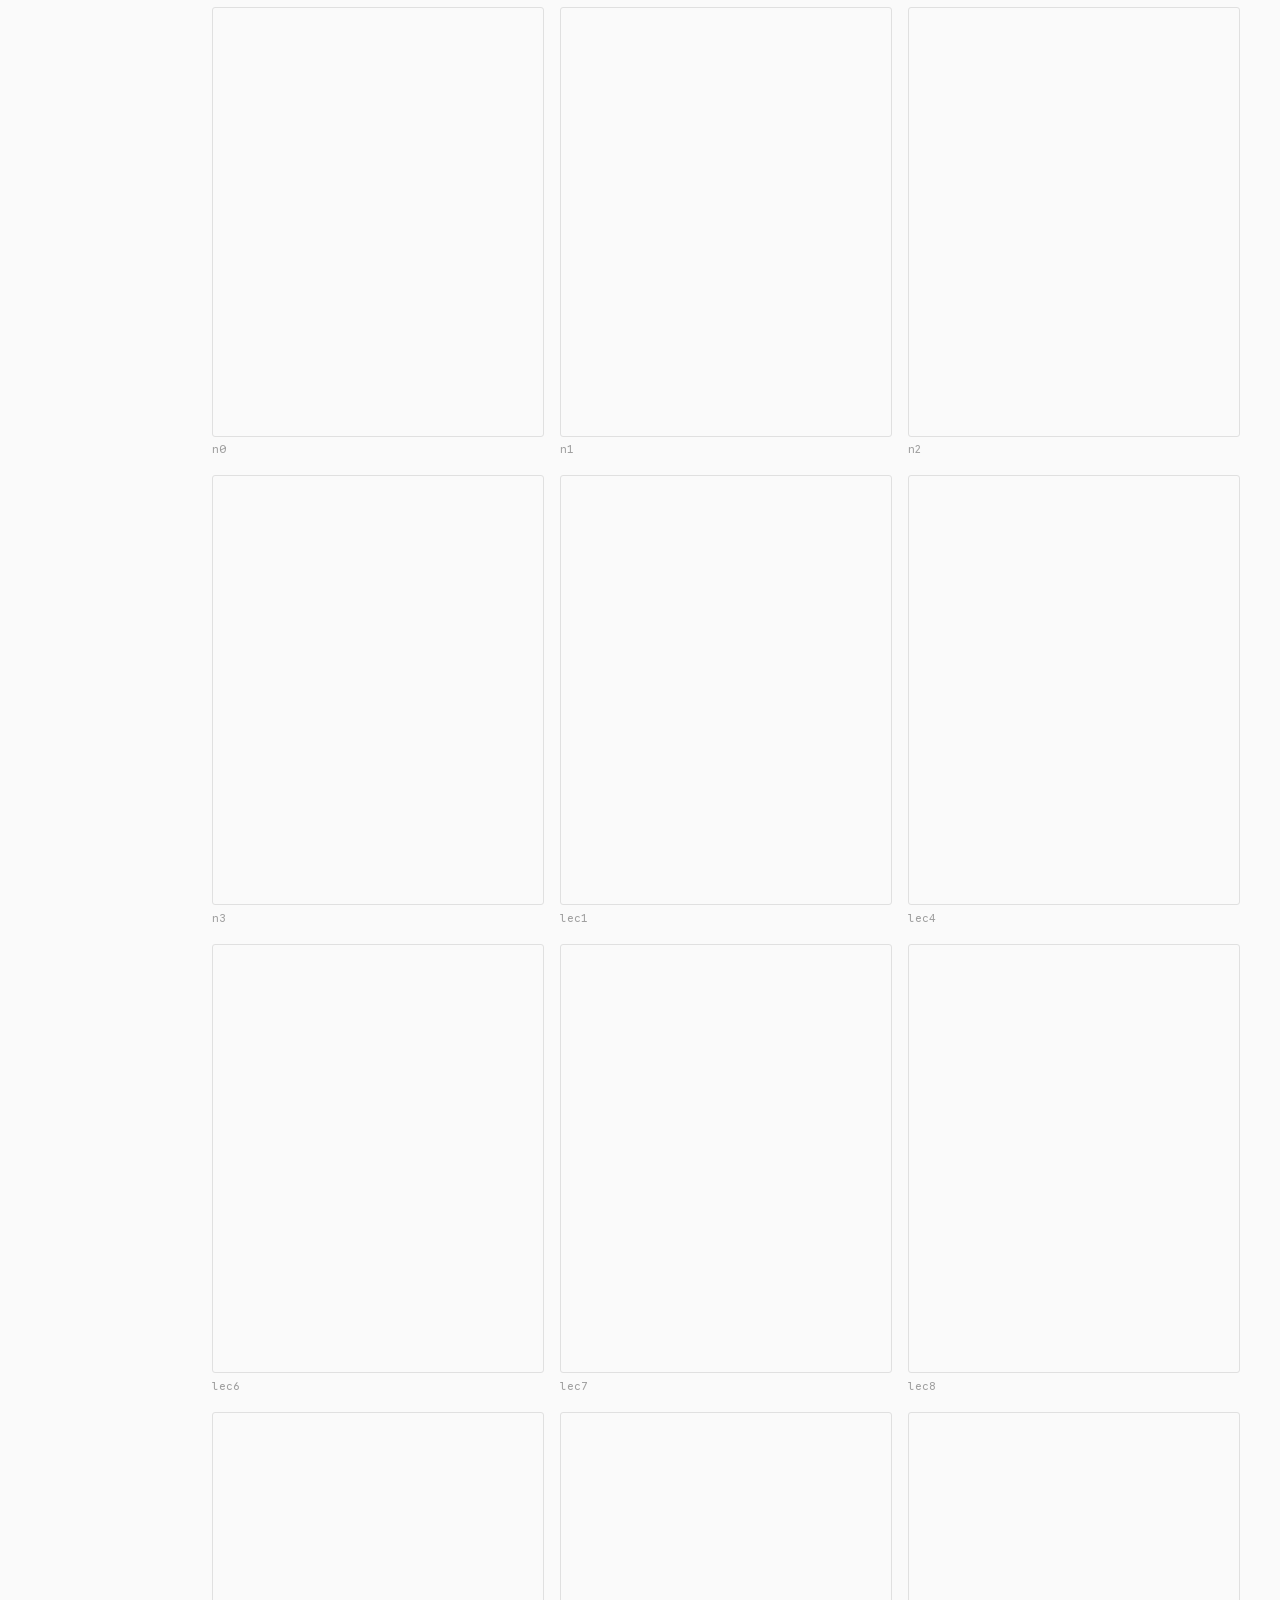
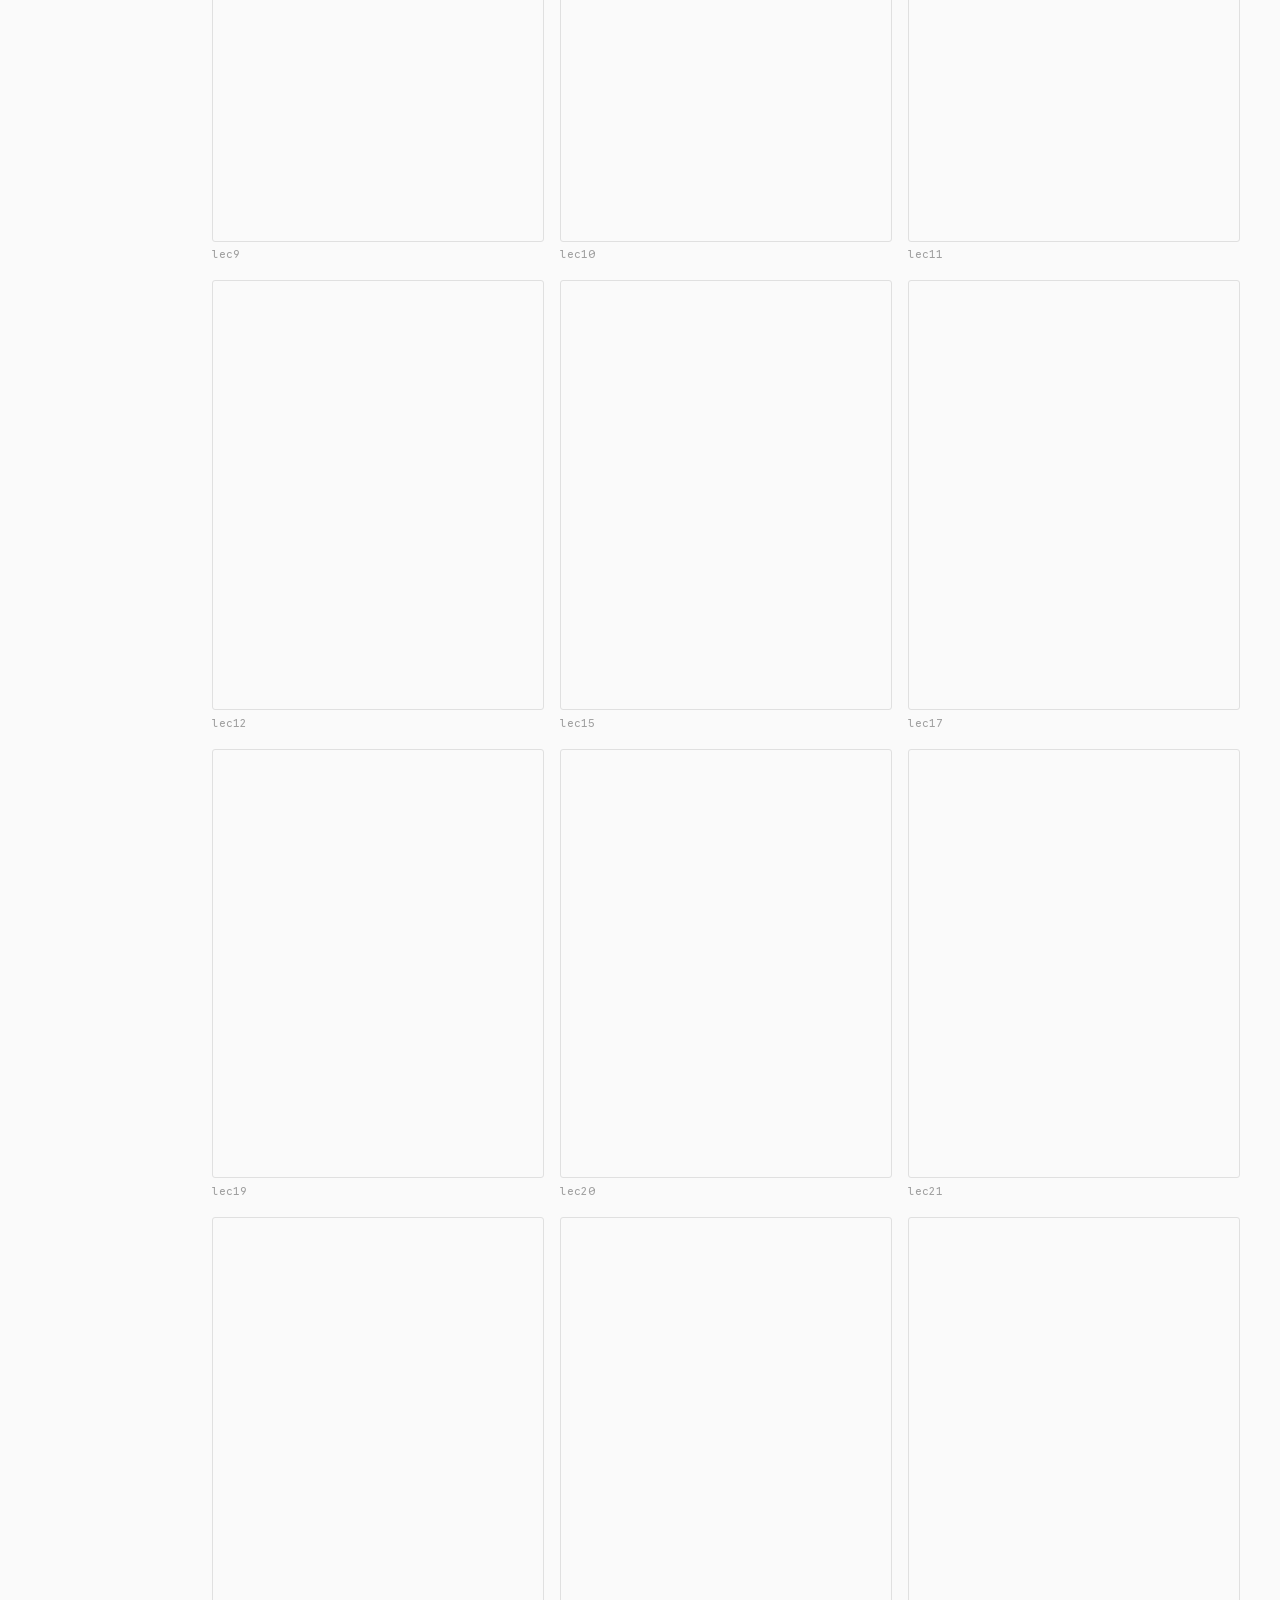
<file: notes.html>
<!DOCTYPE html>
<html lang="en">
<head>
  <meta charset="UTF-8" />
  <meta name="viewport" content="width=device-width, initial-scale=1.0" />
  <title>notes — rohan kosalge</title>
  <link rel="preconnect" href="https://fonts.googleapis.com" />
  <link rel="preconnect" href="https://fonts.gstatic.com" crossorigin />
  <link href="https://fonts.googleapis.com/css2?family=Google+Sans+Code:ital,wght@0,400;0,500;1,400&display=swap" rel="stylesheet" />
  <link rel="icon" type="image/jpeg" href="monet.jpg" />
  <link rel="stylesheet" href="style.css" />
  <link rel="stylesheet" href="media.css" />
  <link rel="stylesheet" href="notes.css" />
</head>
<body>

  <header class="nav">
    <a href="index.html" class="nav-title" style="font-weight:500;font-size:1rem;letter-spacing:0.02em;">rohan kosalge</a>
    <nav class="nav-links">
      <a href="notes.html">notes</a>
      <a href="media.html">media</a>
    </nav>
  </header>

  <div class="media-page">

    <!-- left course nav -->
    <aside class="tl-sidebar">
      <div class="tl-line"></div>
      <nav class="tl-nav">

        <a href="#data145" class="tl-item">
          <span class="tl-dot"></span>
          <span class="tl-text">
            <span class="tl-location">data 145</span>
            <span class="tl-date">spring 2026</span>
          </span>
        </a>

        <a href="#math128a" class="tl-item">
          <span class="tl-dot"></span>
          <span class="tl-text">
            <span class="tl-location">math 128a</span>
            <span class="tl-date">spring 2026</span>
          </span>
        </a>

        <a href="#cs170" class="tl-item">
          <span class="tl-dot"></span>
          <span class="tl-text">
            <span class="tl-location">cs 170</span>
            <span class="tl-date">fall 2025</span>
          </span>
        </a>

        <a href="#data140" class="tl-item">
          <span class="tl-dot"></span>
          <span class="tl-text">
            <span class="tl-location">data 140</span>
            <span class="tl-date">fall 2025</span>
          </span>
        </a>

        <a href="#cs70" class="tl-item">
          <span class="tl-dot"></span>
          <span class="tl-text">
            <span class="tl-location">cs 70</span>
            <span class="tl-date">spring 2025</span>
          </span>
        </a>

        <a href="#phil12a" class="tl-item">
          <span class="tl-dot"></span>
          <span class="tl-text">
            <span class="tl-location">phil 12a</span>
            <span class="tl-date">spring 2025</span>
          </span>
        </a>

        <a href="#cs61a" class="tl-item">
          <span class="tl-dot"></span>
          <span class="tl-text">
            <span class="tl-location">cs 61a</span>
            <span class="tl-date">fall 2024</span>
          </span>
        </a>

      </nav>
    </aside>

    <!-- right notes content -->
    <main class="media-content">

      <p style="font-size:0.875rem;color:#333333;opacity:0.6;margin-bottom:3rem;">these are notes i've compiled from several courses taken to satisfy my degree at ucb.</p>

      <!-- data 145 -->
      <section id="data145" class="media-section">
        <h2 class="section-location">data 145 <span class="course-sep">·</span> evidence &amp; uncertainty</h2>
        <p class="section-date">spring 2026</p>
        <div class="pdf-grid">
          <div class="pdf-item"><iframe class="pdf-embed" src="https://drive.google.com/file/d/1qImJRfhxHGyIVTCjx1nRRmyAji7xBAhe/preview" title="Lec 1: Course Intro" loading="lazy"></iframe><span class="pdf-label">Lec 1: Course Intro</span></div>
          <div class="pdf-item"><iframe class="pdf-embed" src="https://drive.google.com/file/d/1gIrTJVAA51IhEfnI6yNn-2fFeZwdS3Ty/preview" title="Lec 2: Modes of convergence, continuous mapping, Slutsky" loading="lazy"></iframe><span class="pdf-label">Lec 2: Modes of convergence, continuous mapping, Slutsky</span></div>
          <div class="pdf-item"><iframe class="pdf-embed" src="https://drive.google.com/file/d/1njzAYpXPiESuyY-4_v1v4Y89epeNjWdF/preview" title="Lecs 3-5: MLE" loading="lazy"></iframe><span class="pdf-label">Lecs 3-5: MLE</span></div>
          <div class="pdf-item"><iframe class="pdf-embed" src="https://drive.google.com/file/d/1DHkzKghb6NRa8OpbvSTjCj2iWyAuGZNH/preview" title="Lecs 6-8: Bayes" loading="lazy"></iframe><span class="pdf-label">Lecs 6-8: Bayes</span></div>
          <div class="pdf-item"><iframe class="pdf-embed" src="https://drive.google.com/file/d/1sFU3-pXqzigu4GDnj2_YO7zLwhJ3_KHk/preview" title="Lec 9: Model misspecification, K-L divergence" loading="lazy"></iframe><span class="pdf-label">Lec 9: Model misspecification, K-L divergence</span></div>
          <div class="pdf-item"><iframe class="pdf-embed" src="https://drive.google.com/file/d/1xPj6oFZm-twMcn4uGVstG1ktgADCi9X_/preview" title="Lec 10: Empirical distribution, bootstrap confidence intervals" loading="lazy"></iframe><span class="pdf-label">Lec 10: Empirical distribution, bootstrap confidence intervals</span></div>
          <div class="pdf-item"><iframe class="pdf-embed" src="https://drive.google.com/file/d/19OGoaMR1235GIxJ13iBnuBKcUXDqHoOA/preview" title="Lec 11: Empirical CDF, KS Statistic, hypothesis testing intro" loading="lazy"></iframe><span class="pdf-label">Lec 11: Empirical CDF, KS Statistic, hypothesis testing intro</span></div>
          <div class="pdf-item"><iframe class="pdf-embed" src="https://drive.google.com/file/d/1e3YWIRLnFsqsgngNA2o975cBRbfWooMh/preview" title="Lecs 12-14: Hypothesis Testing" loading="lazy"></iframe><span class="pdf-label">Lecs 12-14: Hypothesis Testing</span></div>
          <div class="pdf-item"><iframe class="pdf-embed" src="https://drive.google.com/file/d/1iC6j6wpOJoePe7wGiAapTttBRTFsdtLm/preview" title="Lecs 19-20: Multiple Testing" loading="lazy"></iframe><span class="pdf-label">Lecs 19-20: Multiple Testing</span></div>
          <div class="pdf-item"><iframe class="pdf-embed" src="https://drive.google.com/file/d/1rtzgvc5YoKX1C43OUYlxkUOTCRnPsvMF/preview" title="Lec 22: Applications" loading="lazy"></iframe><span class="pdf-label">Lec 22: Applications</span></div>
          <div class="pdf-item"><iframe class="pdf-embed" src="https://drive.google.com/file/d/1tMFU6eukPDwdizQlq0Xx3s6upVBANmeF/preview" title="Lecs 23-24: Multivariate Gaussian" loading="lazy"></iframe><span class="pdf-label">Lecs 23-24: Multivariate Gaussian</span></div>
          <div class="pdf-item"><iframe class="pdf-embed" src="https://drive.google.com/file/d/1WElU-y6JPfY7iu9vziHUoEq13m9XMHTs/preview" title="Lec 25: Empirical Bayes, local FDR, Gibbs Sampler" loading="lazy"></iframe><span class="pdf-label">Lec 25: Empirical Bayes, local FDR, Gibbs Sampler</span></div>
          <div class="pdf-item"><iframe class="pdf-embed" src="https://drive.google.com/file/d/1qCm1iSGaKKjHOUfpuAhgEiFX31BYef4I/preview" title="Lec 26: Hierarchical and Empirical Bayes" loading="lazy"></iframe><span class="pdf-label">Lec 26: Hierarchical and Empirical Bayes</span></div>
          <div class="pdf-item"><iframe class="pdf-embed" src="https://drive.google.com/file/d/1U1Hk9S6hQdNku_qdyN_OVKM2EFJOlHiP/preview" title="Lec 27: Causal Inference" loading="lazy"></iframe><span class="pdf-label">Lec 27: Causal Inference</span></div>
          <div class="pdf-item"><iframe class="pdf-embed" src="https://drive.google.com/file/d/1KZppJT2DfmfolLF9LXOezzxrUc6k29Uv/preview" title="Final cheat sheet" loading="lazy"></iframe><span class="pdf-label">Final cheat sheet</span></div>
        </div>
      </section>

      <!-- math 128a -->
      <section id="math128a" class="media-section">
        <h2 class="section-location">math 128a <span class="course-sep">·</span> numerical analysis</h2>
        <p class="section-date">spring 2026</p>
        <div class="pdf-grid">
          <div class="pdf-item"><iframe class="pdf-embed" src="https://drive.google.com/file/d/10xvLS6hdK08rEcZOcUG1WiYUmfXa-QSM/preview" title="Week 1: Calculus Recap (Limits, etc.) and Taylor series" loading="lazy"></iframe><span class="pdf-label">Week 1: Calculus Recap (Limits, etc.) and Taylor series</span></div>
          <div class="pdf-item"><iframe class="pdf-embed" src="https://drive.google.com/file/d/160h71a4rROjOqQnhnO85gejchgRwm7Gv/preview" title="Week 2: Floating-Point Numbers, Errors and Stability" loading="lazy"></iframe><span class="pdf-label">Week 2: Floating-Point Numbers, Errors and Stability</span></div>
          <div class="pdf-item"><iframe class="pdf-embed" src="https://drive.google.com/file/d/1BL73FCId1l34YgxsDglsNZ9rJRram9DI/preview" title="Week 3: Stability, Bisection, Newton's, Secant" loading="lazy"></iframe><span class="pdf-label">Week 3: Stability, Bisection, Newton's, Secant</span></div>
          <div class="pdf-item"><iframe class="pdf-embed" src="https://drive.google.com/file/d/1VHRsFJ1TwRqVwqUgiUlyULlQHFuOjsOP/preview" title="Week 5: Roots of Polynomials, Matrix Algebra &amp; Factorizations" loading="lazy"></iframe><span class="pdf-label">Week 5: Roots of Polynomials, Matrix Algebra &amp; Factorizations</span></div>
          <div class="pdf-item"><iframe class="pdf-embed" src="https://drive.google.com/file/d/19eUDSvgkMdCD7faio4PXSNd7bdvZLcOk/preview" title="Week 6: Matrix Factorizations, Gaussian Elimination" loading="lazy"></iframe><span class="pdf-label">Week 6: Matrix Factorizations, Gaussian Elimination</span></div>
          <div class="pdf-item"><iframe class="pdf-embed" src="https://drive.google.com/file/d/1h-HQfAMLO4yRIdS-W4esLF6aWl8E-oUR/preview" title="Week 7: Matrix Norms, Interpolation" loading="lazy"></iframe><span class="pdf-label">Week 7: Matrix Norms, Interpolation</span></div>
          <div class="pdf-item"><iframe class="pdf-embed" src="https://drive.google.com/file/d/19RBMwd5NLBP1Rq278sXuyLgbWFgVENpF/preview" title="Week 8: Divided Differences, Hermite and Spline Interpolation" loading="lazy"></iframe><span class="pdf-label">Week 8: Divided Differences, Hermite and Spline Interpolation</span></div>
          <div class="pdf-item"><iframe class="pdf-embed" src="https://drive.google.com/file/d/1tEHSguSTs1Fp1u6z-h5ll9ULXvfd-Z73/preview" title="Week 10: Numerical Integration, Differentiation, Gaussian Quadrature" loading="lazy"></iframe><span class="pdf-label">Week 10: Numerical Integration, Differentiation, Gaussian Quadrature</span></div>
          <div class="pdf-item"><iframe class="pdf-embed" src="https://drive.google.com/file/d/1Zyq4bbXXtO33L9TscxR1KdnnaWM1gQfE/preview" title="Week 11: Romberg Integration" loading="lazy"></iframe><span class="pdf-label">Week 11: Romberg Integration</span></div>
          <div class="pdf-item"><iframe class="pdf-embed" src="https://drive.google.com/file/d/1NqVbabmBU7hJf9N6Hc6wkaieXC30ocHq/preview" title="Week 12: Adaptive Quadrature, ODEs, Taylor Series Method" loading="lazy"></iframe><span class="pdf-label">Week 12: Adaptive Quadrature, ODEs, Taylor Series Method</span></div>
          <div class="pdf-item"><iframe class="pdf-embed" src="https://drive.google.com/file/d/1SDz_n-Eank4jJXFA_QhOYwb56cQy7tpw/preview" title="Week 13: Taylor Series, Runge-Kutta, Multistep Methods" loading="lazy"></iframe><span class="pdf-label">Week 13: Taylor Series, Runge-Kutta, Multistep Methods</span></div>
          <div class="pdf-item"><iframe class="pdf-embed" src="https://drive.google.com/file/d/1OYVCCPR-6gTeOnnqwlmJSzAtggDGUmKP/preview" title="Week 14: Multistep, Local and Global Errors, Stiff Equations" loading="lazy"></iframe><span class="pdf-label">Week 14: Multistep, Local and Global Errors, Stiff Equations</span></div>
          <div class="pdf-item"><iframe class="pdf-embed" src="https://drive.google.com/file/d/14YT4Ha8_9ptaZ-eF2eSyfLHzzzocWg0g/preview" title="MT1 Study Guide" loading="lazy"></iframe><span class="pdf-label">MT1 Study Guide</span></div>
          <div class="pdf-item"><iframe class="pdf-embed" src="https://drive.google.com/file/d/1gnpqW5vqdbUmFckKZFKC15QGZ943CB2e/preview" title="Final Cheat Sheet" loading="lazy"></iframe><span class="pdf-label">Final Cheat Sheet</span></div>
        </div>
      </section>

      <!-- cs 170 -->
      <section id="cs170" class="media-section">
        <h2 class="section-location">cs 170 <span class="course-sep">·</span> algorithms</h2>
        <p class="section-date">fall 2025</p>
        <div class="pdf-grid">
          <div class="pdf-item"><iframe class="pdf-embed" src="https://drive.google.com/file/d/17Uq7_Yj_-8DEhK3I_ihcu0m9fk-zZ8J2/preview" title="Intro, Big-O, Recurrence Relations" loading="lazy"></iframe><span class="pdf-label">Intro, Big-O, Recurrence Relations</span></div>
          <div class="pdf-item"><iframe class="pdf-embed" src="https://drive.google.com/file/d/19u8C0DDCFupP3UeMxHQdPl8s0Y82A8l8/preview" title="Integer Mult, Recurrence Relations, Master Theorem" loading="lazy"></iframe><span class="pdf-label">Integer Mult, Recurrence Relations, Master Theorem</span></div>
          <div class="pdf-item"><iframe class="pdf-embed" src="https://drive.google.com/file/d/18zAFyOuWMVjMjgPTD__QAqmi5UdGeGwu/preview" title="Matrix Multiplication, Medians" loading="lazy"></iframe><span class="pdf-label">Matrix Multiplication, Medians</span></div>
          <div class="pdf-item"><iframe class="pdf-embed" src="https://drive.google.com/file/d/1md3TFhJY9MZatC5oo0ihVaLK2NZ-wKLd/preview" title="Divide and Conquer examples, graphs intro" loading="lazy"></iframe><span class="pdf-label">Divide and Conquer examples, graphs intro</span></div>
          <div class="pdf-item"><iframe class="pdf-embed" src="https://drive.google.com/file/d/1g0M3bNgEqGfdjsju5hO2ru96oO0fkd8B/preview" title="Paths in Graphs" loading="lazy"></iframe><span class="pdf-label">Paths in Graphs</span></div>
          <div class="pdf-item"><iframe class="pdf-embed" src="https://drive.google.com/file/d/1Z2k0pzwGuput2jcxbXb3UMLEXf164AVk/preview" title="DFS, Topological Sort" loading="lazy"></iframe><span class="pdf-label">DFS, Topological Sort</span></div>
          <div class="pdf-item"><iframe class="pdf-embed" src="https://drive.google.com/file/d/1M6XulZsc8V8cwETX5pj4dkA5oGRiaAIE/preview" title="Strongly Connected Components" loading="lazy"></iframe><span class="pdf-label">Strongly Connected Components</span></div>
          <div class="pdf-item"><iframe class="pdf-embed" src="https://drive.google.com/file/d/1Ih8rQoHLu8NtLbR67d-HzMTtOJQrpHaL/preview" title="Greedy Algorithms" loading="lazy"></iframe><span class="pdf-label">Greedy Algorithms</span></div>
          <div class="pdf-item"><iframe class="pdf-embed" src="https://drive.google.com/file/d/1nyFgU4CmpprG6_ai5UpfvntbfP6Sekzd/preview" title="Dynamic Programming" loading="lazy"></iframe><span class="pdf-label">Dynamic Programming</span></div>
          <div class="pdf-item"><iframe class="pdf-embed" src="https://drive.google.com/file/d/11U2LzaA2sYOibaNS9bDDleTZTW3G8DDi/preview" title="Maximum flow" loading="lazy"></iframe><span class="pdf-label">Maximum flow</span></div>
          <div class="pdf-item"><iframe class="pdf-embed" src="https://drive.google.com/file/d/1RoI5q3y--GLrIH72w-fD1qDVzMJ4Jdg_/preview" title="Bipartite matching, duality, Zero-Sum Games" loading="lazy"></iframe><span class="pdf-label">Bipartite matching, duality, Zero-Sum Games</span></div>
          <div class="pdf-item"><iframe class="pdf-embed" src="https://drive.google.com/file/d/1nG0aTVYkvpXUKFpb05xMBbnKBOQSLiTB/preview" title="Linear Programming, Simplex Algorithm" loading="lazy"></iframe><span class="pdf-label">Linear Programming, Simplex Algorithm</span></div>
          <div class="pdf-item"><iframe class="pdf-embed" src="https://drive.google.com/file/d/1fj3I5ftvHkdgiUKX54i-hVdFtRjAh8ez/preview" title="P and NP" loading="lazy"></iframe><span class="pdf-label">P and NP</span></div>
          <div class="pdf-item"><iframe class="pdf-embed" src="https://drive.google.com/file/d/1EgMv2t5eW_epyvPRThEhb1DJwqYPgosg/preview" title="Reductions" loading="lazy"></iframe><span class="pdf-label">Reductions</span></div>
          <div class="pdf-item"><iframe class="pdf-embed" src="https://drive.google.com/file/d/1tCcUqnLm5_nFyCEu5MSyixEauUiHGbuw/preview" title="Coping with NP-Completeness" loading="lazy"></iframe><span class="pdf-label">Coping with NP-Completeness</span></div>
          <div class="pdf-item"><iframe class="pdf-embed" src="https://drive.google.com/file/d/1TFooom8QipsbYeL1cIg8z3TtRTiNjKK_/preview" title="Approximation Algorithms" loading="lazy"></iframe><span class="pdf-label">Approximation Algorithms</span></div>
          <div class="pdf-item"><iframe class="pdf-embed" src="https://drive.google.com/file/d/19ybz_DWmLyWnLu1DVFC_dc_r5pPqzYkW/preview" title="Online Algorithms" loading="lazy"></iframe><span class="pdf-label">Online Algorithms</span></div>
          <div class="pdf-item"><iframe class="pdf-embed" src="https://drive.google.com/file/d/1ec4JZqqUkfA55qmKyO1qqKrQrMml8X4H/preview" title="Quantum Computing" loading="lazy"></iframe><span class="pdf-label">Quantum Computing</span></div>
          <div class="pdf-item"><iframe class="pdf-embed" src="https://drive.google.com/file/d/1XaCnSRRZd-LwDPmPGtnUzTVJFX6EPLAH/preview" title="Midterm 1 Cheat Sheet" loading="lazy"></iframe><span class="pdf-label">Midterm 1 Cheat Sheet</span></div>
          <div class="pdf-item"><iframe class="pdf-embed" src="https://drive.google.com/file/d/1bwiGG3SSp5YQZwbbetI6vtWiiYUQikb-/preview" title="Midterm 2 Cheat Sheet" loading="lazy"></iframe><span class="pdf-label">Midterm 2 Cheat Sheet</span></div>
        </div>
      </section>

      <!-- data 140 -->
      <section id="data140" class="media-section">
        <h2 class="section-location">data 140 <span class="course-sep">·</span> probability</h2>
        <p class="section-date">fall 2025</p>
        <div class="pdf-grid">
          <div class="pdf-item"><iframe class="pdf-embed" src="https://drive.google.com/file/d/1EoZEi1_w56FQsa-qmS5ADKP1W51Xj7Tm/preview" title="Probability: axioms, rules, approximation" loading="lazy"></iframe><span class="pdf-label">Probability: axioms, rules, approximation</span></div>
          <div class="pdf-item"><iframe class="pdf-embed" src="https://drive.google.com/file/d/1A6Qul0l83XXiXiqqa9QUy1lr4Ta3lXmw/preview" title="Symmetry and collections of events" loading="lazy"></iframe><span class="pdf-label">Symmetry and collections of events</span></div>
          <div class="pdf-item"><iframe class="pdf-embed" src="https://drive.google.com/file/d/1ethlQfsdipjIP7E--mfw1B5MWAzesOm4/preview" title="Independence and Poissonization" loading="lazy"></iframe><span class="pdf-label">Independence and Poissonization</span></div>
          <div class="pdf-item"><iframe class="pdf-embed" src="https://drive.google.com/file/d/1hiaY_aK9IXuMVqOvPZR1-62WuF6ynZPT/preview" title="Random variables: distributions, equality, conditioning" loading="lazy"></iframe><span class="pdf-label">Random variables: distributions, equality, conditioning</span></div>
          <div class="pdf-item"><iframe class="pdf-embed" src="https://drive.google.com/file/d/1jct1L7K6hXaoHZknujMhgkhngAJY5F3l/preview" title="Random Counts" loading="lazy"></iframe><span class="pdf-label">Random Counts</span></div>
          <div class="pdf-item"><iframe class="pdf-embed" src="https://drive.google.com/file/d/1jcPVTqb1qoxwzh3R0YQmGBo3j_8q-dU4/preview" title="Expectation" loading="lazy"></iframe><span class="pdf-label">Expectation</span></div>
          <div class="pdf-item"><iframe class="pdf-embed" src="https://drive.google.com/file/d/1Ijp3ksYXj4-fiSsnoxIPqa85KLC3a4jb/preview" title="Expectation and Additivity" loading="lazy"></iframe><span class="pdf-label">Expectation and Additivity</span></div>
          <div class="pdf-item"><iframe class="pdf-embed" src="https://drive.google.com/file/d/1IEcbRJHmJUoV-LgBb2uVP8GNpOcNAFhO/preview" title="Expectation by Conditioning" loading="lazy"></iframe><span class="pdf-label">Expectation by Conditioning</span></div>
          <div class="pdf-item"><iframe class="pdf-embed" src="https://drive.google.com/file/d/1gEHMCLTOi0jqlGwqkELca31e5hXflaHi/preview" title="Standard deviation and tail bounds" loading="lazy"></iframe><span class="pdf-label">Standard deviation and tail bounds</span></div>
          <div class="pdf-item"><iframe class="pdf-embed" src="https://drive.google.com/file/d/1WjDaw7DNUU9e4QNeGuXMjr8dCR5PisG3/preview" title="Variance by conditioning" loading="lazy"></iframe><span class="pdf-label">Variance by conditioning</span></div>
          <div class="pdf-item"><iframe class="pdf-embed" src="https://drive.google.com/file/d/18odgdpe-buMtWsOBJohNNVMBewUrV26t/preview" title="Covariance and its uses" loading="lazy"></iframe><span class="pdf-label">Covariance and its uses</span></div>
          <div class="pdf-item"><iframe class="pdf-embed" src="https://drive.google.com/file/d/1N5W0cEUgKXCoGiP-lDvUCof1H3SmRL-T/preview" title="Probability densities" loading="lazy"></iframe><span class="pdf-label">Probability densities</span></div>
          <div class="pdf-item"><iframe class="pdf-embed" src="https://drive.google.com/file/d/1U9v0UYq925TTIBu4TnBS--yeYl6GRrLq/preview" title="Joint densities" loading="lazy"></iframe><span class="pdf-label">Joint densities</span></div>
          <div class="pdf-item"><iframe class="pdf-embed" src="https://drive.google.com/file/d/150B1ROYRsIKXLj0YH_nx3fE7xh9nxFJp/preview" title="Joint distributions; sums of normal and gamma variables" loading="lazy"></iframe><span class="pdf-label">Joint distributions; sums of normal and gamma variables</span></div>
          <div class="pdf-item"><iframe class="pdf-embed" src="https://drive.google.com/file/d/1S74NAUVEAn3xORiEshIJEWNpeblhY2z_/preview" title="Transformations" loading="lazy"></iframe><span class="pdf-label">Transformations</span></div>
          <div class="pdf-item"><iframe class="pdf-embed" src="https://drive.google.com/file/d/1Xxub3BQ-RmPgGPHS0XiTtcU8vMaCuav_/preview" title="Central Limit Theorem" loading="lazy"></iframe><span class="pdf-label">Central Limit Theorem</span></div>
          <div class="pdf-item"><iframe class="pdf-embed" src="https://drive.google.com/file/d/1rd4CCpt2VQVAnvcHeSthe6vT8KODfq6o/preview" title="Markov Chains" loading="lazy"></iframe><span class="pdf-label">Markov Chains</span></div>
          <div class="pdf-item"><iframe class="pdf-embed" src="https://drive.google.com/file/d/1LZ0kkscidK3G70CfIEhCDyZv0Il9o246/preview" title="MLE, conditioning, MAP estimates" loading="lazy"></iframe><span class="pdf-label">MLE, conditioning, MAP estimates</span></div>
          <div class="pdf-item"><iframe class="pdf-embed" src="https://drive.google.com/file/d/1pYNMT0Kh8gqUQRUomcp-7eP9ub_aCKub/preview" title="Correlation and simple regression" loading="lazy"></iframe><span class="pdf-label">Correlation and simple regression</span></div>
          <div class="pdf-item"><iframe class="pdf-embed" src="https://drive.google.com/file/d/1kA-m3Sz7Sr-QG6XolrwPGIMXyGSCl8Lh/preview" title="Multiple Regression" loading="lazy"></iframe><span class="pdf-label">Multiple Regression</span></div>
          <div class="pdf-item"><iframe class="pdf-embed" src="https://drive.google.com/file/d/1NBhHIRNu7zlVfS2pLLgWYfCx3nIS3WN2/preview" title="Random vectors; the multivariate normal" loading="lazy"></iframe><span class="pdf-label">Random vectors; the multivariate normal</span></div>
          <div class="pdf-item"><iframe class="pdf-embed" src="https://drive.google.com/file/d/1Sy2N8jmEVvbaSCiJmuJKO80vMGxmhRX_/preview" title="Midterm 1 Study Guide" loading="lazy"></iframe><span class="pdf-label">Midterm 1 Study Guide</span></div>
          <div class="pdf-item"><iframe class="pdf-embed" src="https://drive.google.com/file/d/1S01YT-n-3WA1ic7x2nll72H2XJaw54fM/preview" title="Midterm 2 Study Guide" loading="lazy"></iframe><span class="pdf-label">Midterm 2 Study Guide</span></div>
        </div>
      </section>

      <!-- cs 70 -->
      <section id="cs70" class="media-section">
        <h2 class="section-location">cs 70 <span class="course-sep">·</span> discrete math</h2>
        <p class="section-date">spring 2025</p>
        <div class="pdf-grid">
          <div class="pdf-item"><iframe class="pdf-embed" src="https://drive.google.com/file/d/1FPF8w_o5LXSG0oX5gwR71KKkiAtXmXc_/preview" title="n0" loading="lazy"></iframe><span class="pdf-label">n0</span></div>
          <div class="pdf-item"><iframe class="pdf-embed" src="https://drive.google.com/file/d/1PFT2DU9pvOSwJcku_VL9FlaA888ME5S2/preview" title="n1" loading="lazy"></iframe><span class="pdf-label">n1</span></div>
          <div class="pdf-item"><iframe class="pdf-embed" src="https://drive.google.com/file/d/1S8znTc6-5gWaxU2YP-mJme0PjjcJsa3m/preview" title="n2" loading="lazy"></iframe><span class="pdf-label">n2</span></div>
          <div class="pdf-item"><iframe class="pdf-embed" src="https://drive.google.com/file/d/1cZFRSWvdmQx2OGporSQr-qpRpLJ8nAyT/preview" title="n3" loading="lazy"></iframe><span class="pdf-label">n3</span></div>

          <div class="pdf-item"><iframe class="pdf-embed" src="https://drive.google.com/file/d/1YnW29ZoUgD1wTf9KNQXSv0RX2iHYkWFO/preview" title="lec1" loading="lazy"></iframe><span class="pdf-label">lec1</span></div>
          <div class="pdf-item"><iframe class="pdf-embed" src="https://drive.google.com/file/d/1QH50FIs-b9E8gsMCmR9OLb29I38M_jJP/preview" title="lec4" loading="lazy"></iframe><span class="pdf-label">lec4</span></div>
          <div class="pdf-item"><iframe class="pdf-embed" src="https://drive.google.com/file/d/1_jNsBn0Uujzdy67Ueq1odTjR-RZ5E2lO/preview" title="lec6" loading="lazy"></iframe><span class="pdf-label">lec6</span></div>
          <div class="pdf-item"><iframe class="pdf-embed" src="https://drive.google.com/file/d/1dxrgPsuin3pMmlETWY6LF8UMZTjNftAC/preview" title="lec7" loading="lazy"></iframe><span class="pdf-label">lec7</span></div>
          <div class="pdf-item"><iframe class="pdf-embed" src="https://drive.google.com/file/d/1NQauV9IIvvWet4UhEersz_YX55VIfvZN/preview" title="lec8" loading="lazy"></iframe><span class="pdf-label">lec8</span></div>
          <div class="pdf-item"><iframe class="pdf-embed" src="https://drive.google.com/file/d/1q9O-mlNOXabGlS7Jx7oCjD3rG0wrSola/preview" title="lec9" loading="lazy"></iframe><span class="pdf-label">lec9</span></div>
          <div class="pdf-item"><iframe class="pdf-embed" src="https://drive.google.com/file/d/14Xu4Fz1jojFweX3LcxSOmnGbr0b6UlqW/preview" title="lec10" loading="lazy"></iframe><span class="pdf-label">lec10</span></div>
          <div class="pdf-item"><iframe class="pdf-embed" src="https://drive.google.com/file/d/1e7Tl2no6_gJA4P0QqV_ILUrBFi-1gelh/preview" title="lec11" loading="lazy"></iframe><span class="pdf-label">lec11</span></div>
          <div class="pdf-item"><iframe class="pdf-embed" src="https://drive.google.com/file/d/1SPQSWiIIZDgLVJDvnwE4UC1sKcffBDsF/preview" title="lec12" loading="lazy"></iframe><span class="pdf-label">lec12</span></div>
          <div class="pdf-item"><iframe class="pdf-embed" src="https://drive.google.com/file/d/1SKAOKfVTNTWnaf-kAIItHJPMJRZQvpsD/preview" title="lec15" loading="lazy"></iframe><span class="pdf-label">lec15</span></div>
          <div class="pdf-item"><iframe class="pdf-embed" src="https://drive.google.com/file/d/1GPlVvqgLnYOcJ6IfUv4RAxWPwlVRdWie/preview" title="lec17" loading="lazy"></iframe><span class="pdf-label">lec17</span></div>
          <div class="pdf-item"><iframe class="pdf-embed" src="https://drive.google.com/file/d/1ZYnZX7c_qpsqlM-1om8PcbVObOS9j7kY/preview" title="lec19" loading="lazy"></iframe><span class="pdf-label">lec19</span></div>
          <div class="pdf-item"><iframe class="pdf-embed" src="https://drive.google.com/file/d/1Nai8AlUsM8M3Nj7Schc8MbglJsWoLKBW/preview" title="lec20" loading="lazy"></iframe><span class="pdf-label">lec20</span></div>
          <div class="pdf-item"><iframe class="pdf-embed" src="https://drive.google.com/file/d/1F9MPllSIi8iZj-n4GVWpYFN9wrGQEWmP/preview" title="lec21" loading="lazy"></iframe><span class="pdf-label">lec21</span></div>
          <div class="pdf-item"><iframe class="pdf-embed" src="https://drive.google.com/file/d/1QTMHNISTG4EIroyP4Lg6sv0tNw7QFXYJ/preview" title="lec (2nd to last)" loading="lazy"></iframe><span class="pdf-label">lec (2nd to last)</span></div>
          <div class="pdf-item"><iframe class="pdf-embed" src="https://drive.google.com/file/d/1IimQ3Z848s_oJbkiL6Mpg0g8_aUWibRp/preview" title="lec (final)" loading="lazy"></iframe><span class="pdf-label">lec (final)</span></div>
          <div class="pdf-item"><iframe class="pdf-embed" src="https://drive.google.com/file/d/19reHJE9srN5vUraYZ7UZLDr5fSsjzgH8/preview" title="Midterm Cheat Sheet" loading="lazy"></iframe><span class="pdf-label">Midterm Cheat Sheet</span></div>
        </div>
      </section>

      <!-- phil 12a -->
      <section id="phil12a" class="media-section">
        <h2 class="section-location">phil 12a <span class="course-sep">·</span> logic</h2>
        <p class="section-date">spring 2025</p>
        <div class="pdf-grid">
          <div class="pdf-item"><iframe class="pdf-embed" src="https://drive.google.com/file/d/1AAj1R-t-uvFzonE88KT0QPotg74OohLn/preview" title="notes1" loading="lazy"></iframe><span class="pdf-label">notes1</span></div>
          <div class="pdf-item"><iframe class="pdf-embed" src="https://drive.google.com/file/d/139QyLP17IX2kWwXkZmz9VCpg2XoUXCX1/preview" title="notes2" loading="lazy"></iframe><span class="pdf-label">notes2</span></div>
          <div class="pdf-item"><iframe class="pdf-embed" src="https://drive.google.com/file/d/1MeHpL6Bf-XqYj7GwBHs3Wgx7_IJ3jFPF/preview" title="notes3" loading="lazy"></iframe><span class="pdf-label">notes3</span></div>
          <div class="pdf-item"><iframe class="pdf-embed" src="https://drive.google.com/file/d/1cqBeY9NR7IqnZv4zlAs4WpLaYw60gt_T/preview" title="notes4-5" loading="lazy"></iframe><span class="pdf-label">notes4-5</span></div>
          <div class="pdf-item"><iframe class="pdf-embed" src="https://drive.google.com/file/d/1H_FkAhaitZQAz3DGzJmi8RuJZJXJLxlZ/preview" title="notes6" loading="lazy"></iframe><span class="pdf-label">notes6</span></div>
          <div class="pdf-item"><iframe class="pdf-embed" src="https://drive.google.com/file/d/11rQ2iyHB_XiRkKTcBkrQ5m-zOnA273Tg/preview" title="notes7" loading="lazy"></iframe><span class="pdf-label">notes7</span></div>
          <div class="pdf-item"><iframe class="pdf-embed" src="https://drive.google.com/file/d/1F5LkgBWnM13TejNEql_1CYl_CGpBAw0t/preview" title="l1" loading="lazy"></iframe><span class="pdf-label">l1</span></div>
          <div class="pdf-item"><iframe class="pdf-embed" src="https://drive.google.com/file/d/1pJVB4Ffbs6RwpykSTzkfnBaBO5rjtNoS/preview" title="l2" loading="lazy"></iframe><span class="pdf-label">l2</span></div>
          <div class="pdf-item"><iframe class="pdf-embed" src="https://drive.google.com/file/d/1TGcfnIYg8zNk9Ugdte_7Bb14yL6LfyTl/preview" title="l3" loading="lazy"></iframe><span class="pdf-label">l3</span></div>
          <div class="pdf-item"><iframe class="pdf-embed" src="https://drive.google.com/file/d/1mWGhnGblkUF01kABg4fexo0iPp-yT0-4/preview" title="l4" loading="lazy"></iframe><span class="pdf-label">l4</span></div>
          <div class="pdf-item"><iframe class="pdf-embed" src="https://drive.google.com/file/d/1t5tnUzy46uVMU8iQLWSQAe7LUexrQ40e/preview" title="l6" loading="lazy"></iframe><span class="pdf-label">l6</span></div>
          <div class="pdf-item"><iframe class="pdf-embed" src="https://drive.google.com/file/d/16CfxlN3s15S1YVIGTPag6Wmtg5-MXmKf/preview" title="l7" loading="lazy"></iframe><span class="pdf-label">l7</span></div>
          <div class="pdf-item"><iframe class="pdf-embed" src="https://drive.google.com/file/d/1z4-5JdSI78SnoK3F-67mLRnYJtNF1Nv6/preview" title="l8" loading="lazy"></iframe><span class="pdf-label">l8</span></div>
          <div class="pdf-item"><iframe class="pdf-embed" src="https://drive.google.com/file/d/19TMPqZaXP1YtivZEPJCKI4LRBw-lM4e4/preview" title="l10" loading="lazy"></iframe><span class="pdf-label">l10</span></div>
          <div class="pdf-item"><iframe class="pdf-embed" src="https://drive.google.com/file/d/1huLD4-GY7hhpyoDUQGAYAWdCjsptJyB_/preview" title="l11" loading="lazy"></iframe><span class="pdf-label">l11</span></div>
          <div class="pdf-item"><iframe class="pdf-embed" src="https://drive.google.com/file/d/1fAs3cCjuzqCd-E-iDEQQ2eWzwN-PSL7s/preview" title="l12" loading="lazy"></iframe><span class="pdf-label">l12</span></div>
          <div class="pdf-item"><iframe class="pdf-embed" src="https://drive.google.com/file/d/1RRB7G0NhDDmPM_nuf5lGtpxQdDvC35wo/preview" title="lec13" loading="lazy"></iframe><span class="pdf-label">lec13</span></div>
          <div class="pdf-item"><iframe class="pdf-embed" src="https://drive.google.com/file/d/1VTnC-50S-jS7YF20AC63QCSnb2V_2Uma/preview" title="lec16" loading="lazy"></iframe><span class="pdf-label">lec16</span></div>
          <div class="pdf-item"><iframe class="pdf-embed" src="https://drive.google.com/file/d/1dTvjix4v3lfzLCCJF1IxxACTeP59oZMd/preview" title="l17" loading="lazy"></iframe><span class="pdf-label">l17</span></div>
          <div class="pdf-item"><iframe class="pdf-embed" src="https://drive.google.com/file/d/1pS7YGw9F6akczOrxk7CRRtXlnmq_azRn/preview" title="l18" loading="lazy"></iframe><span class="pdf-label">l18</span></div>
          <div class="pdf-item"><iframe class="pdf-embed" src="https://drive.google.com/file/d/16gpvhv7WLQr8Iy0DLSSrN5BCQ5wiCNKu/preview" title="l19" loading="lazy"></iframe><span class="pdf-label">l19</span></div>
          <div class="pdf-item"><iframe class="pdf-embed" src="https://drive.google.com/file/d/1p41R5jeuKgI3fohMbfbWN5MtjJLJKlrm/preview" title="l (2nd to last)" loading="lazy"></iframe><span class="pdf-label">l (2nd to last)</span></div>
          <div class="pdf-item"><iframe class="pdf-embed" src="https://drive.google.com/file/d/1OvTI5nDRTQo6052wCdm8glD-JwHn_-tj/preview" title="lec (last)" loading="lazy"></iframe><span class="pdf-label">lec (last)</span></div>
        </div>
      </section>

      <!-- cs 61a -->
      <section id="cs61a" class="media-section">
        <h2 class="section-location">cs 61a <span class="course-sep">·</span> intro prog</h2>
        <p class="section-date">fall 2024</p>
        <div class="pdf-grid">
          <div class="pdf-item"><iframe class="pdf-embed" src="https://drive.google.com/file/d/1QyWPd-kHkz__i-PYCAZOUkzQ4s0o9t2k/preview" title="Lecture 1" loading="lazy"></iframe><span class="pdf-label">Lecture 1</span></div>
          <div class="pdf-item"><iframe class="pdf-embed" src="https://drive.google.com/file/d/10NXQXUKirBijbkC7Qe2Z8VHbuzfva67S/preview" title="Pre-Lecture 2: Functions" loading="lazy"></iframe><span class="pdf-label">Pre-Lecture 2: Functions</span></div>
          <div class="pdf-item"><iframe class="pdf-embed" src="https://drive.google.com/file/d/1k0O9i1Hsz1egK6EAgZeqfOQrBvZfjgav/preview" title="Pre-Lecture 3: Control" loading="lazy"></iframe><span class="pdf-label">Pre-Lecture 3: Control</span></div>
          <div class="pdf-item"><iframe class="pdf-embed" src="https://drive.google.com/file/d/1FsqR56KiqMRHu0lDVN2Wjlc3MMKXzz-y/preview" title="Pre-Lecture 8: Recursion" loading="lazy"></iframe><span class="pdf-label">Pre-Lecture 8: Recursion</span></div>
          <div class="pdf-item"><iframe class="pdf-embed" src="https://drive.google.com/file/d/1heBoeWOy3S2JQlDpT3pYTc1h6ShosU2R/preview" title="Pre-Lecture 9: Tree Recursion" loading="lazy"></iframe><span class="pdf-label">Pre-Lecture 9: Tree Recursion</span></div>
          <div class="pdf-item"><iframe class="pdf-embed" src="https://drive.google.com/file/d/1ZAVpsKC7MqifSgKMl8bHbE0GJvDvP3He/preview" title="Pre-Lecture 10: Sequences" loading="lazy"></iframe><span class="pdf-label">Pre-Lecture 10: Sequences</span></div>
          <div class="pdf-item"><iframe class="pdf-embed" src="https://drive.google.com/file/d/1n7zeyc2FqOUp0z1Q1yMLqrDKalzveTp9/preview" title="Pre-Lecture 11: Containers" loading="lazy"></iframe><span class="pdf-label">Pre-Lecture 11: Containers</span></div>
          <div class="pdf-item"><iframe class="pdf-embed" src="https://drive.google.com/file/d/1cO7Qugpdi8lZ_8Y2orMiX5Ql5ViSk4zj/preview" title="Pre-Lecture 12: Data Abstraction" loading="lazy"></iframe><span class="pdf-label">Pre-Lecture 12: Data Abstraction</span></div>
          <div class="pdf-item"><iframe class="pdf-embed" src="https://drive.google.com/file/d/19SVFYkqUjI0ZeMeglzKz_E3iyCTvqAJw/preview" title="Pre-Lecture 13: Trees" loading="lazy"></iframe><span class="pdf-label">Pre-Lecture 13: Trees</span></div>
          <div class="pdf-item"><iframe class="pdf-embed" src="https://drive.google.com/file/d/11UGJNaC2liLr7DDO_hxyVlX4nLlTIzg1/preview" title="Pre-Lecture 14: Mutability" loading="lazy"></iframe><span class="pdf-label">Pre-Lecture 14: Mutability</span></div>
          <div class="pdf-item"><iframe class="pdf-embed" src="https://drive.google.com/file/d/1gSP5rc_3fvaEE8iPLc5U_vTCvjaZ7YzR/preview" title="Pre-Lecture 15: Iterators" loading="lazy"></iframe><span class="pdf-label">Pre-Lecture 15: Iterators</span></div>
          <div class="pdf-item"><iframe class="pdf-embed" src="https://drive.google.com/file/d/1GahAEnLiuvrSQzRu_NirEp325PtGC17o/preview" title="Calculator" loading="lazy"></iframe><span class="pdf-label">Calculator</span></div>
          <div class="pdf-item"><iframe class="pdf-embed" src="https://drive.google.com/file/d/1VGlTE10802LgmCSXJhkz-8xmDXaRdPU1/preview" title="Data Examples" loading="lazy"></iframe><span class="pdf-label">Data Examples</span></div>
          <div class="pdf-item"><iframe class="pdf-embed" src="https://drive.google.com/file/d/1Hc9La0QdhChI5zsWn9LYNyplaAsB2w22/preview" title="Decomposition" loading="lazy"></iframe><span class="pdf-label">Decomposition</span></div>
          <div class="pdf-item"><iframe class="pdf-embed" src="https://drive.google.com/file/d/1q8dZHx-p3rW6FNFlHq8SR93oqLuZPsWv/preview" title="Efficiency" loading="lazy"></iframe><span class="pdf-label">Efficiency</span></div>
          <div class="pdf-item"><iframe class="pdf-embed" src="https://drive.google.com/file/d/1Pzo2DRv-cofnrKWLniKCLDTGq0Ku-Elc/preview" title="Interpreters" loading="lazy"></iframe><span class="pdf-label">Interpreters</span></div>
          <div class="pdf-item"><iframe class="pdf-embed" src="https://drive.google.com/file/d/16G7Qgh2qULZyQeOKU-PZTEJYtoNbjPE8/preview" title="Macros" loading="lazy"></iframe><span class="pdf-label">Macros</span></div>
          <div class="pdf-item"><iframe class="pdf-embed" src="https://drive.google.com/file/d/1EBGuOhY4-7pf-aBLwfQPbGLGX5nyczX1/preview" title="Programs as Data" loading="lazy"></iframe><span class="pdf-label">Programs as Data</span></div>
        </div>
      </section>

    </main>
  </div>

  <script>
    const sections = document.querySelectorAll('.media-section[id]');
    const navLinks = document.querySelectorAll('.tl-nav .tl-item');

    function getActiveSection() {
      const triggerPoint = window.scrollY + window.innerHeight * 0.3;
      let activeId = sections[0]?.id;
      sections.forEach(section => {
        if (section.offsetTop <= triggerPoint) activeId = section.id;
      });
      return activeId;
    }

    function updateNav() {
      const activeId = getActiveSection();
      navLinks.forEach(link => {
        link.classList.toggle('tl-active', link.getAttribute('href') === '#' + activeId);
      });
    }

    window.addEventListener('scroll', updateNav, { passive: true });
    updateNav();
  </script>
</body>
</html>
</file>
<file: style.css>
*, *::before, *::after {
  box-sizing: border-box;
  margin: 0;
  padding: 0;
}

:root {
  --bg: #FAFAFA;
  --text: #333333;
  --border: #E0E0E0;
  --avatar-bg: #E8EDF2;
  --avatar-icon: #A0AEBA;
}

html {
  font-size: 16px;
  scroll-behavior: smooth;
  overflow-y: scroll;
}

body {
  font-family: 'Google Sans Code', 'Courier New', monospace;
  background: var(--bg);
  color: var(--text);
  min-height: 100vh;
  line-height: 1.6;
}

/* ── global link style ── */

a {
  color: var(--text);
  text-decoration: none;
  font-weight: 700;
  font-family: inherit;
  transition: opacity 0.15s ease;
}

a:hover {
  opacity: 0.55;
}

/* ── nav ── */

.nav {
  position: sticky;
  top: 0;
  z-index: 100;
  display: flex;
  align-items: center;
  justify-content: space-between;
  padding: 1rem 2.5rem;
  background: var(--bg);
  border-bottom: 1px solid var(--border);
}

.nav-title {
  font-size: 1rem;
  font-weight: 500;
  letter-spacing: 0.02em;
  color: var(--text);
}

.nav-links {
  display: flex;
  gap: 2rem;
}

.nav-links a {
  font-size: 0.875rem;
  letter-spacing: 0.02em;
}

/* ── profile layout ── */

.profile-wrapper {
  display: flex;
  align-items: center;
  justify-content: center;
  min-height: calc(100vh - 57px);
  padding: 3rem 2.5rem 3rem 13rem;
}

.profile {
  display: grid;
  grid-template-columns: 220px 1fr;
  gap: 3.5rem;
  max-width: 860px;
  width: 100%;
  align-items: start;
}

/* ── avatar ── */

.avatar-frame {
  width: 100%;
  border-radius: 4px;
  border: 1px solid var(--border);
  overflow: hidden;
}

.avatar-photo {
  width: 100%;
  height: auto;
  display: block;
}

/* ── contact links ── */

.contact-links {
  display: flex;
  flex-direction: column;
  gap: 0.55rem;
  margin-top: 1.1rem;
  align-items: flex-start;
}

.contact-item {
  display: flex;
  align-items: center;
  gap: 0.4rem;
  font-size: 0.78rem;
  font-weight: 700;
  font-family: inherit;
  color: var(--text);
  text-decoration: none;
}

a.contact-item:hover {
  opacity: 0.55;
}

.contact-icon {
  width: 13px;
  height: 13px;
  flex-shrink: 0;
  color: var(--text);
  stroke-linecap: round;
  stroke-linejoin: round;
}

/* ── timeline ── */

.timeline-col {
  display: flex;
  flex-direction: column;
  gap: 2rem;
}

.timeline-block h2 {
  font-size: 0.8rem;
  font-weight: 500;
  letter-spacing: 0.08em;
  text-transform: lowercase;
  color: var(--text);
  margin-bottom: 0.6rem;
  opacity: 0.5;
}

.timeline-block ul {
  list-style: none;
  display: flex;
  flex-direction: column;
  gap: 0.35rem;
}

.timeline-block ul li {
  font-size: 0.9375rem;
  color: var(--text);
  padding-left: 1.1rem;
  position: relative;
}

.timeline-block ul li::before {
  content: '—';
  position: absolute;
  left: 0;
  color: var(--border);
}

/* ── responsive ── */

@media (max-width: 640px) {
  .nav {
    padding: 0.875rem 1.25rem;
  }

  .nav-links {
    gap: 1.25rem;
  }

  .profile-wrapper {
    align-items: flex-start;
    min-height: unset;
    padding: 2.5rem 1.25rem;
  }

  .profile {
    grid-template-columns: 1fr;
    gap: 2rem;
  }

  .avatar-col {
    display: flex;
    flex-direction: column;
    align-items: center;
  }

  .avatar-frame {
    width: 200px;
  }

  .contact-links {
    align-items: flex-start;
  }
}
</file>
<file: media.css>
/* ── media page layout ── */

.media-page {
  display: flex;
  min-height: calc(100vh - 57px);
}

/* ── left timeline sidebar ── */

.tl-sidebar {
  position: sticky;
  top: 57px;
  height: calc(100vh - 57px);
  width: 180px;
  flex-shrink: 0;
  overflow-y: auto;
  padding: 2.5rem 0 2.5rem 2.5rem;
  display: flex;
}

.tl-line {
  position: absolute;
  left: 2.9rem;
  top: 2.5rem;
  bottom: 2.5rem;
  width: 1px;
  background: #E0E0E0;
}

.tl-nav {
  display: flex;
  flex-direction: column;
  gap: 0;
  position: relative;
  z-index: 1;
}

.tl-item {
  display: flex;
  align-items: flex-start;
  gap: 0.65rem;
  padding: 0.55rem 0;
  text-decoration: none;
  font-weight: 400;
  color: #333333;
  transition: opacity 0.15s ease;
}

.tl-item {
  opacity: 0.35;
  transition: opacity 0.2s ease;
}

.tl-item.tl-active {
  opacity: 1;
}

.tl-item:hover {
  opacity: 0.65;
}

.tl-dot {
  width: 7px;
  height: 7px;
  border-radius: 50%;
  background: #333333;
  flex-shrink: 0;
  margin-top: 0.35rem;
  position: relative;
  left: -3px;
}

.tl-text {
  display: flex;
  flex-direction: column;
  gap: 0.05rem;
}

.tl-location {
  font-size: 0.78rem;
  font-weight: 700;
  color: #333333;
  line-height: 1.3;
}

.tl-date {
  font-size: 0.7rem;
  color: #333333;
  opacity: 0.45;
  line-height: 1.3;
}

/* ── right video content ── */

.media-content {
  flex: 1;
  padding: 2.5rem 2.5rem 2.5rem 2rem;
  min-width: 0;
}

.media-section {
  padding-bottom: 3.5rem;
  border-bottom: 1px solid #E0E0E0;
  margin-bottom: 3.5rem;
}

.media-section:last-child {
  border-bottom: none;
}

.section-location {
  font-size: 1rem;
  font-weight: 700;
  color: #333333;
  letter-spacing: 0.01em;
  margin-bottom: 0.2rem;
}

.section-date {
  font-size: 0.78rem;
  color: #333333;
  opacity: 0.45;
  margin-bottom: 1.25rem;
}

/* ── video grid ── */

.video-grid {
  display: grid;
  grid-template-columns: repeat(2, 1fr);
  gap: 1rem;
}

.video-item {
  display: flex;
  flex-direction: column;
  gap: 0.3rem;
}

.video-item video {
  width: 100%;
  aspect-ratio: 16 / 9;
  background: #E8EDF2;
  border: 1px solid #E0E0E0;
  border-radius: 3px;
  display: block;
}

.yt-embed {
  width: 100%;
  aspect-ratio: 16 / 9;
  border: 1px solid #E0E0E0;
  border-radius: 3px;
  display: block;
}

.video-label {
  font-size: 0.7rem;
  color: #333333;
  opacity: 0.45;
}

/* ── responsive ── */

@media (max-width: 768px) {
  .media-page {
    flex-direction: column;
  }

  .tl-sidebar {
    position: static;
    width: 100%;
    height: auto;
    padding: 1.25rem 1.25rem 0;
    overflow-x: auto;
    overflow-y: visible;
  }

  .tl-line {
    display: none;
  }

  .tl-nav {
    flex-direction: row;
    flex-wrap: wrap;
    gap: 0.5rem;
  }

  .tl-item {
    padding: 0.3rem 0.6rem;
    border: 1px solid #E0E0E0;
    border-radius: 3px;
  }

  .tl-dot {
    display: none;
  }

  .media-content {
    padding: 1.5rem 1.25rem;
  }

  .video-grid {
    grid-template-columns: 1fr;
  }
}
</file>
<file: notes.css>
.pdf-grid {
  display: grid;
  grid-template-columns: repeat(3, 1fr);
  gap: 1rem;
}

.pdf-item {
  display: flex;
  flex-direction: column;
  gap: 0.3rem;
}

.pdf-embed {
  width: 100%;
  aspect-ratio: 8.5 / 11;
  border: 1px solid #E0E0E0;
  border-radius: 3px;
  display: block;
}

.pdf-label {
  font-size: 0.7rem;
  color: #333333;
  opacity: 0.45;
}

.course-sep {
  opacity: 0.25;
  font-weight: 400;
}

/* active section tracking */
.tl-nav .tl-item {
  opacity: 0.35;
  transition: opacity 0.2s ease;
}

.tl-nav .tl-item.tl-active {
  opacity: 1;
}

.tl-nav .tl-item:hover {
  opacity: 0.65;
}

@media (max-width: 768px) {
  .pdf-grid {
    grid-template-columns: 1fr;
  }
}
</file>
